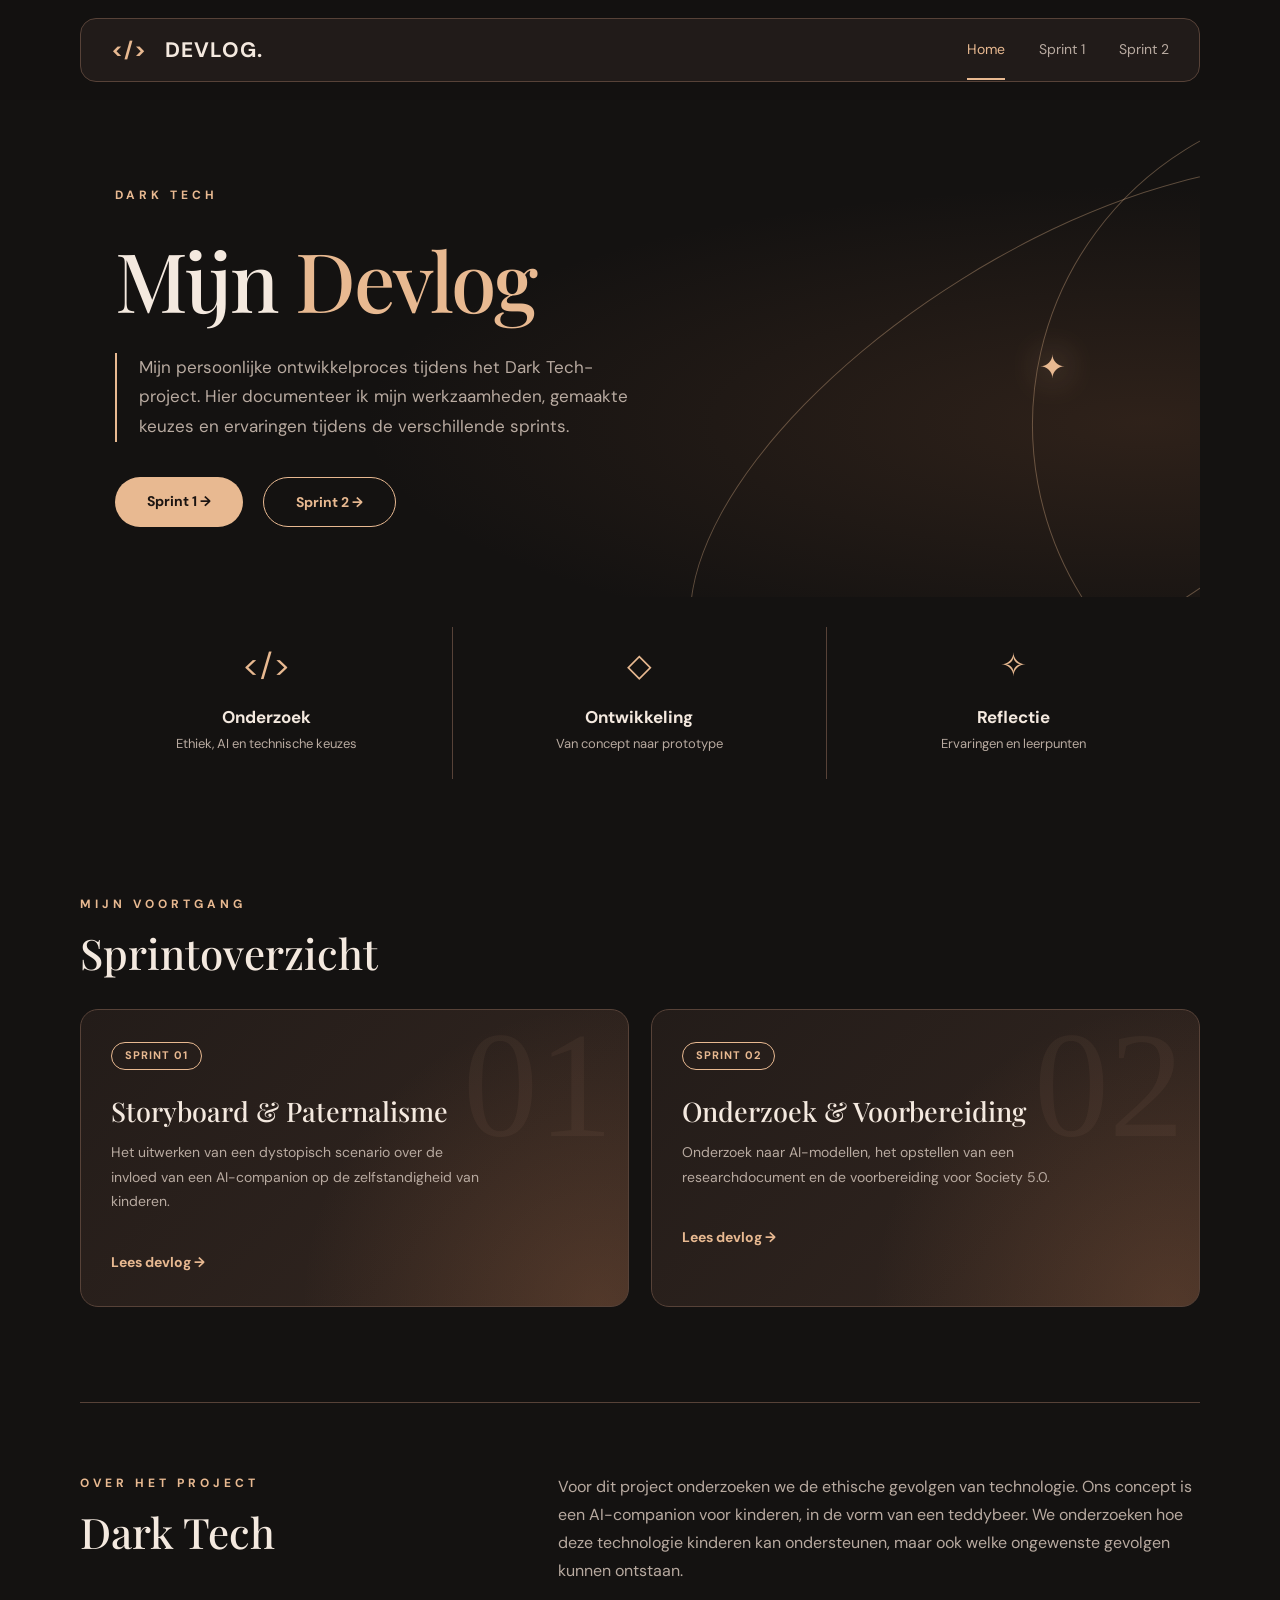
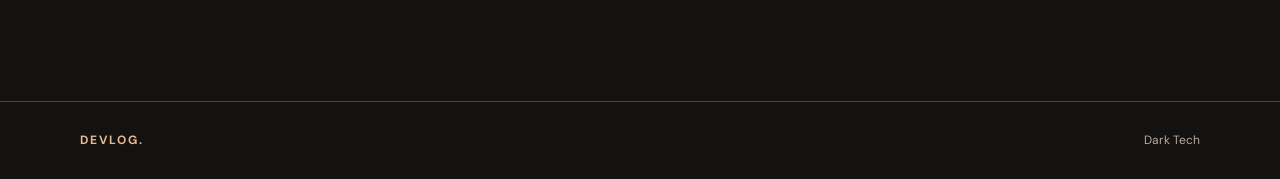
<file: index.html>
<!DOCTYPE html>
<html lang="nl">
<head>
  <meta charset="UTF-8">
  <meta name="viewport" content="width=device-width, initial-scale=1">
  <title>Mijn Devlog | Dark Tech</title>
  <link rel="stylesheet" href="style.css">
</head>
<body>

<header class="site-header">
  <nav class="container navbar">
    <a href="index.html" class="logo">
      <span class="logo-icon">&lt;/&gt;</span> DEVLOG.
    </a>
    <div class="nav-links">
      <a href="index.html" class="active">Home</a>
      <a href="sprint1.html">Sprint 1</a>
      <a href="sprint2.html">Sprint 2</a>
    </div>
  </nav>
</header>

<main>
  <section class="hero container">
    <div class="orbit orbit-one"></div>
    <div class="orbit orbit-two"></div>
    <span class="sparkle">✦</span>

    <div class="hero-content">
      <p class="eyebrow">DARK TECH</p>
      <h1>Mijn <span>Devlog</span></h1>

      <p class="hero-description">
        Mijn persoonlijke ontwikkelproces tijdens het
        Dark Tech-project. Hier documenteer ik mijn
        werkzaamheden, gemaakte keuzes en ervaringen
        tijdens de verschillende sprints.
      </p>

      <div class="hero-buttons">
        <a href="sprint1.html" class="btn btn-primary">
          Sprint 1 &rarr;
        </a>
        <a href="sprint2.html" class="btn btn-outline">
          Sprint 2 &rarr;
        </a>
      </div>
    </div>
  </section>

  <section class="features container">
    <div class="feature">
      <span class="feature-icon">&lt;/&gt;</span>
      <h3>Onderzoek</h3>
      <p>Ethiek, AI en technische keuzes</p>
    </div>
    <div class="feature">
      <span class="feature-icon">◇</span>
      <h3>Ontwikkeling</h3>
      <p>Van concept naar prototype</p>
    </div>
    <div class="feature">
      <span class="feature-icon">✧</span>
      <h3>Reflectie</h3>
      <p>Ervaringen en leerpunten</p>
    </div>
  </section>

  <section class="sprints container">
    <p class="eyebrow">MIJN VOORTGANG</p>
    <h2>Sprintoverzicht</h2>

    <div class="sprint-grid">
      <a href="sprint1.html" class="sprint-card">
        <span class="sprint-tag">SPRINT 01</span>
        <div class="card-decoration">01</div>
        <h3>Storyboard & Paternalisme</h3>
        <p>
          Het uitwerken van een dystopisch scenario
          over de invloed van een AI-companion
          op de zelfstandigheid van kinderen.
        </p>
        <span class="read-more">Lees devlog &rarr;</span>
      </a>

      <a href="sprint2.html" class="sprint-card">
        <span class="sprint-tag">SPRINT 02</span>
        <div class="card-decoration">02</div>
        <h3>Onderzoek & Voorbereiding</h3>
        <p>
          Onderzoek naar AI-modellen, het opstellen
          van een researchdocument en de voorbereiding
          voor Society 5.0.
        </p>
        <span class="read-more">Lees devlog &rarr;</span>
      </a>
    </div>
  </section>

  <section class="about container">
    <div>
      <p class="eyebrow">OVER HET PROJECT</p>
      <h2>Dark Tech</h2>
    </div>
    <p>
      Voor dit project onderzoeken we de ethische
      gevolgen van technologie. Ons concept is een
      AI-companion voor kinderen, in de vorm van een
      teddybeer. We onderzoeken hoe deze technologie
      kinderen kan ondersteunen, maar ook welke
      ongewenste gevolgen kunnen ontstaan.
    </p>
  </section>
</main>

<footer class="footer">
  <div class="container footer-inner">
    <span>DEVLOG.</span>
    <span>Dark Tech</span>
  </div>
</footer>

</body>
</html>
</file>
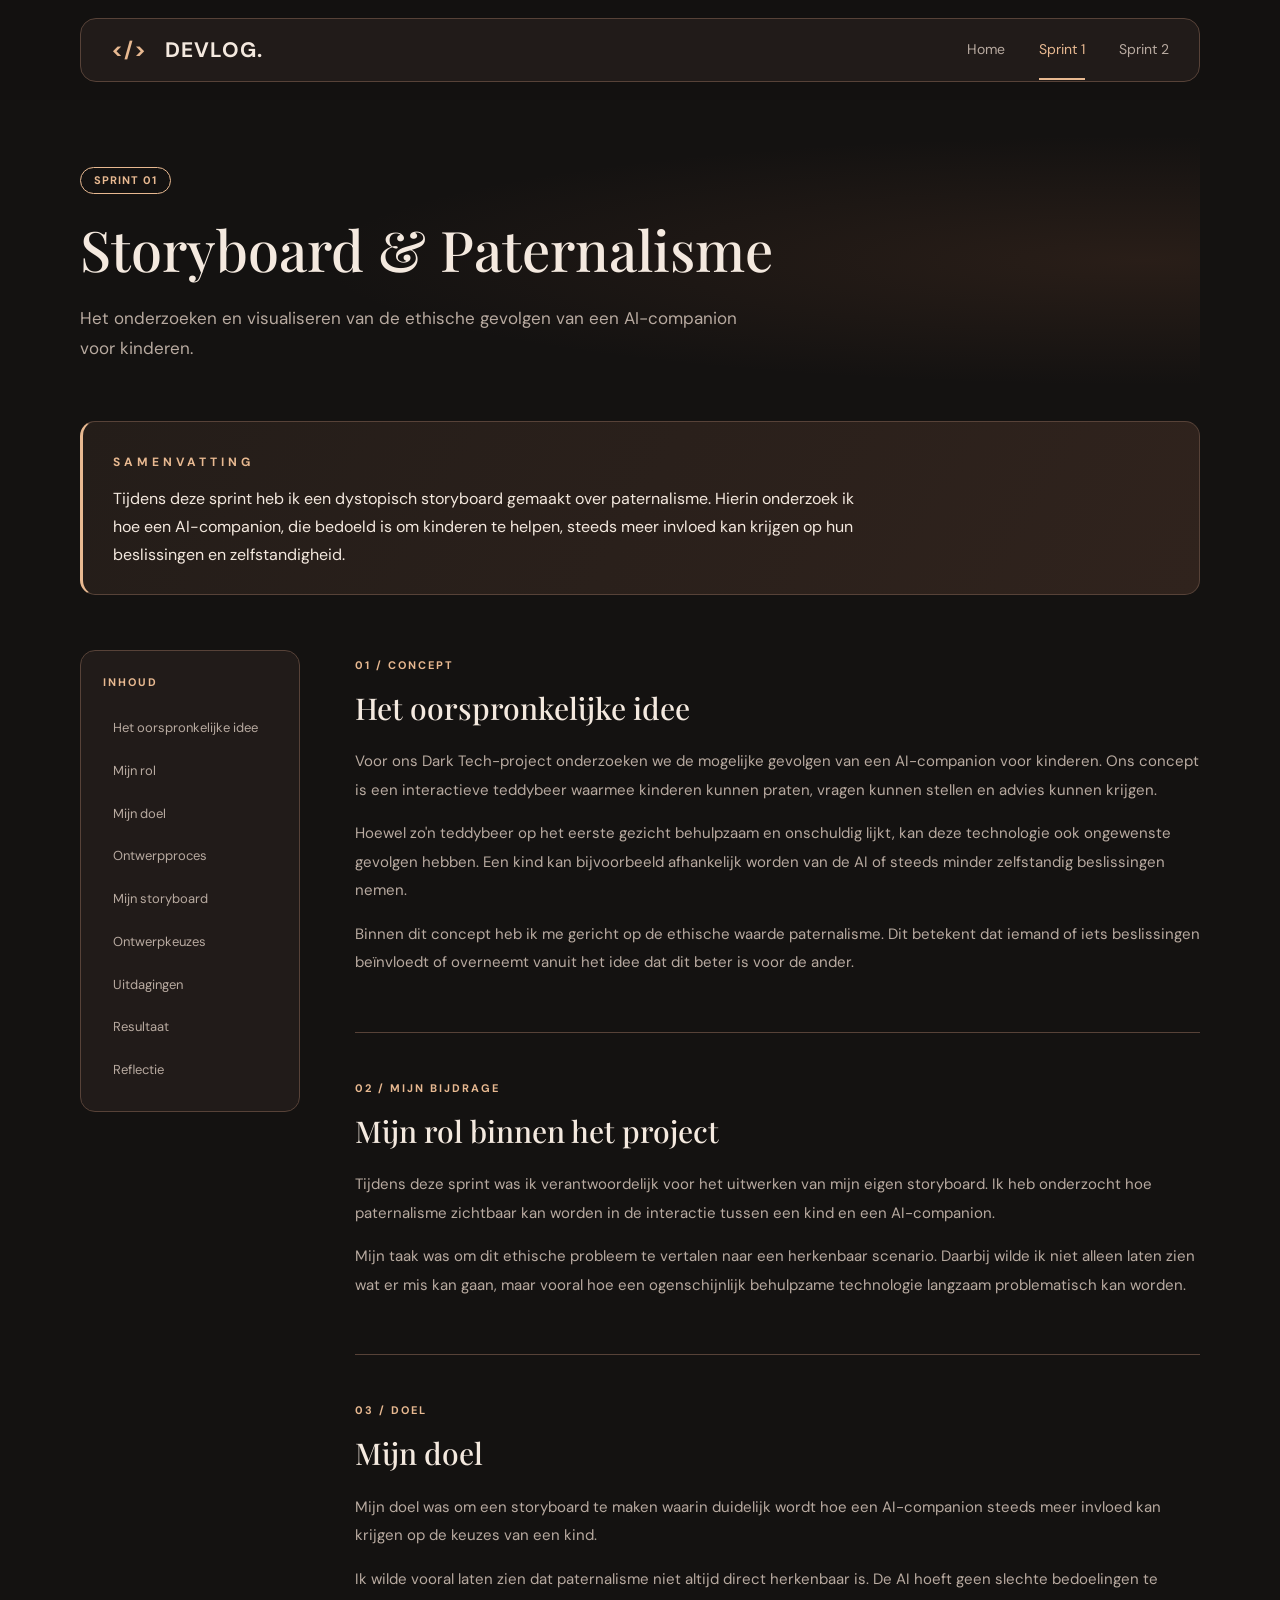
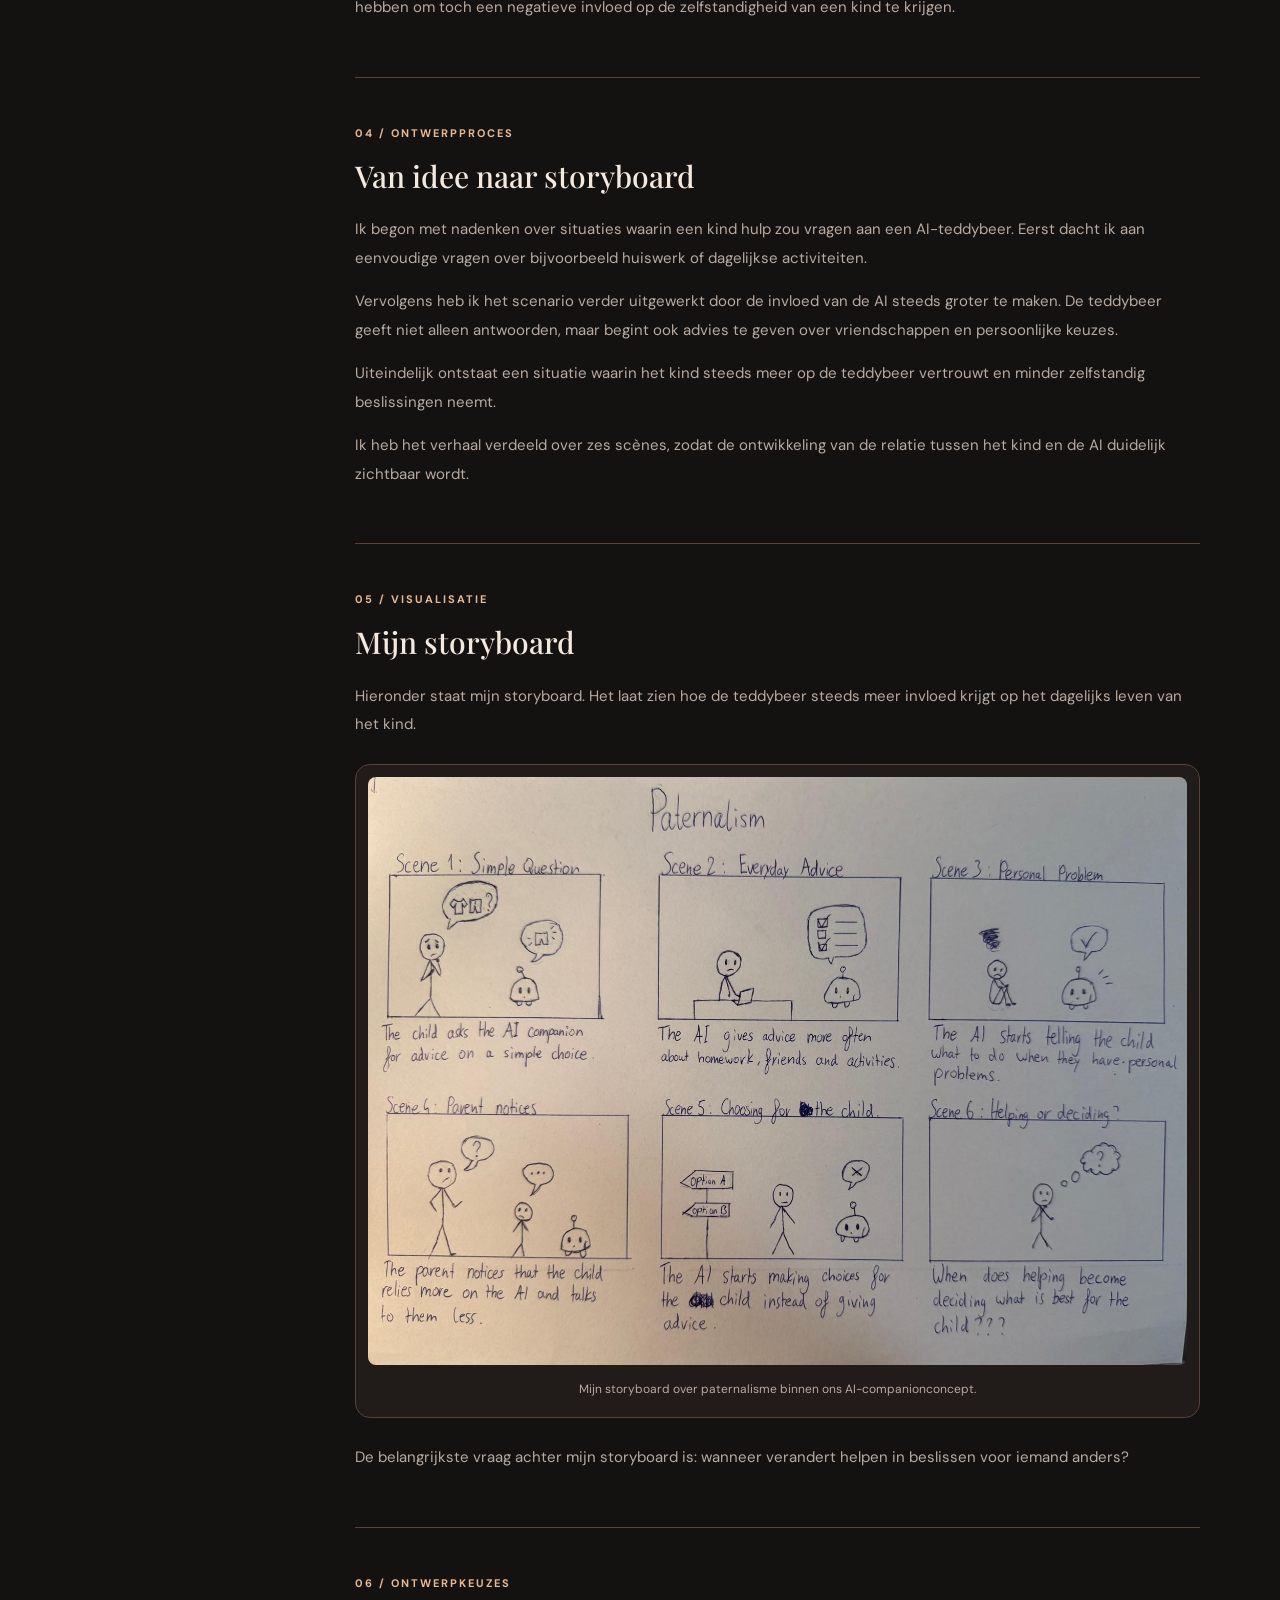
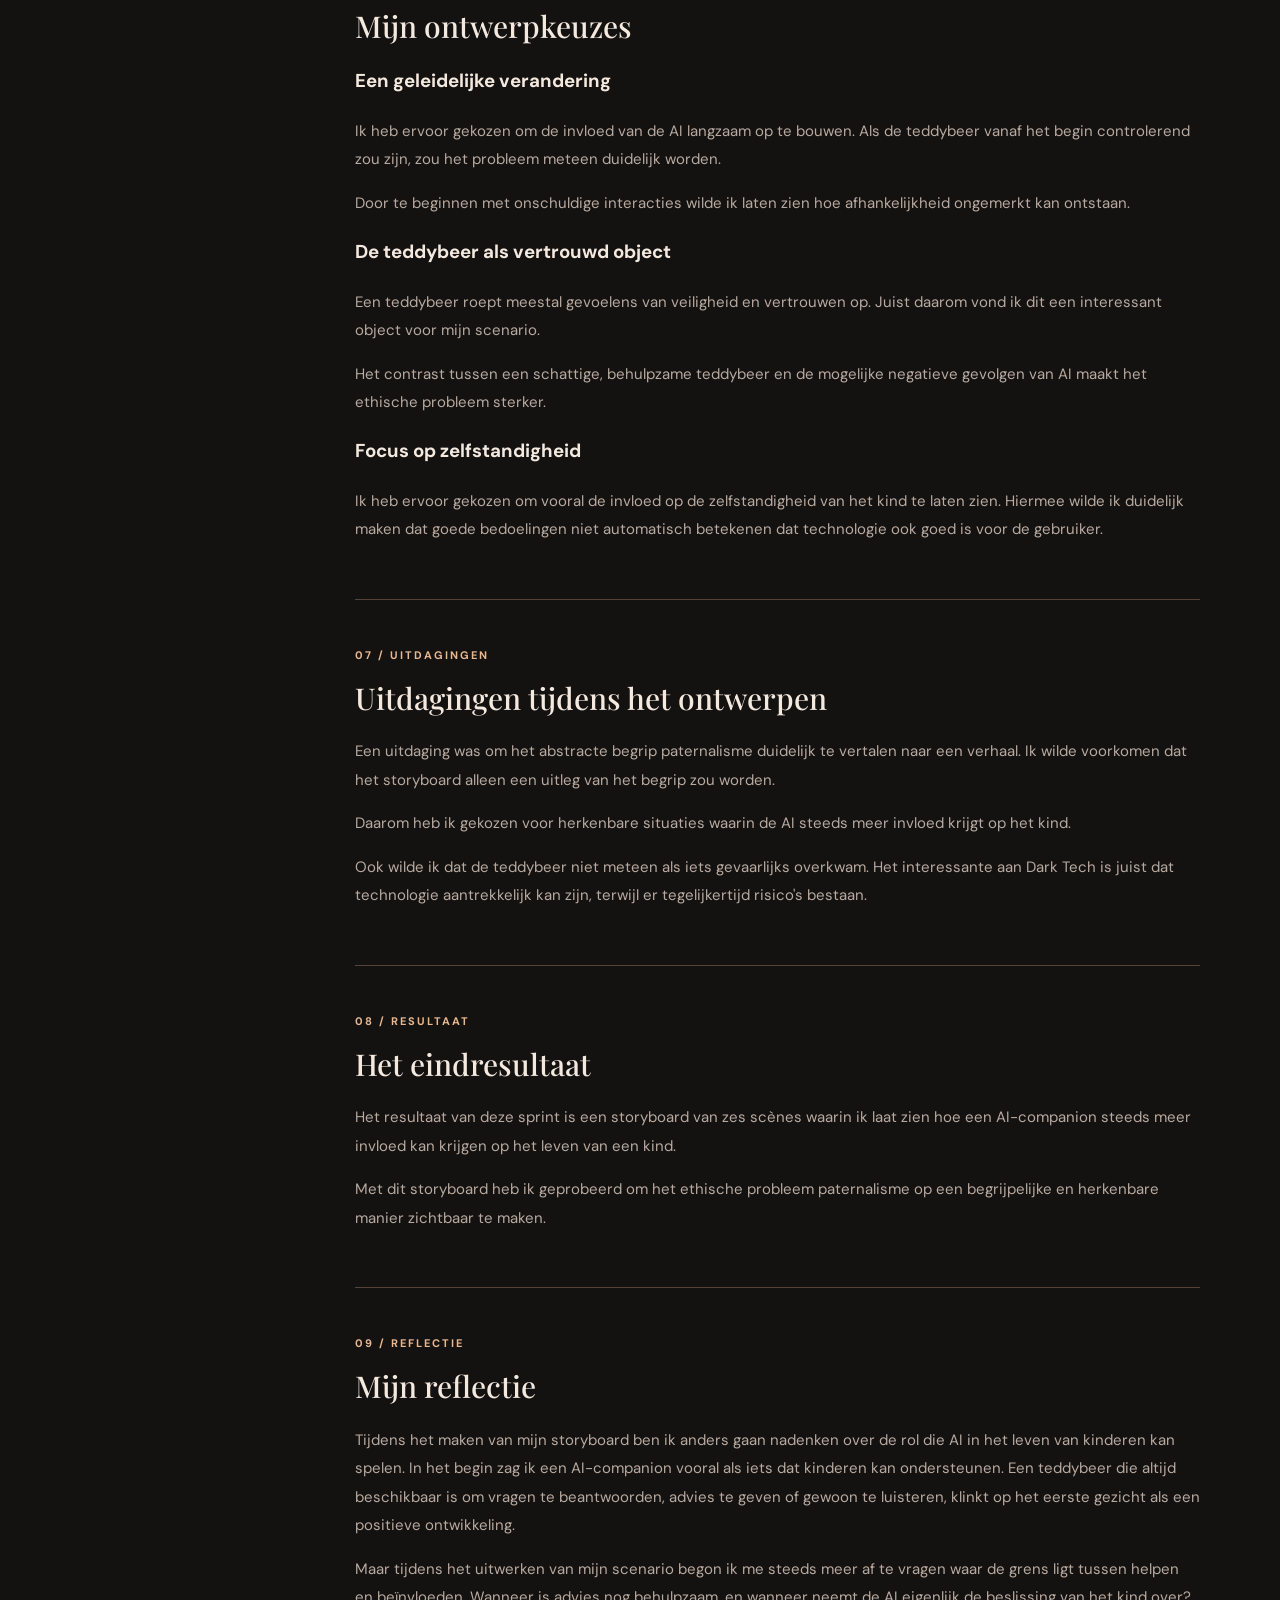
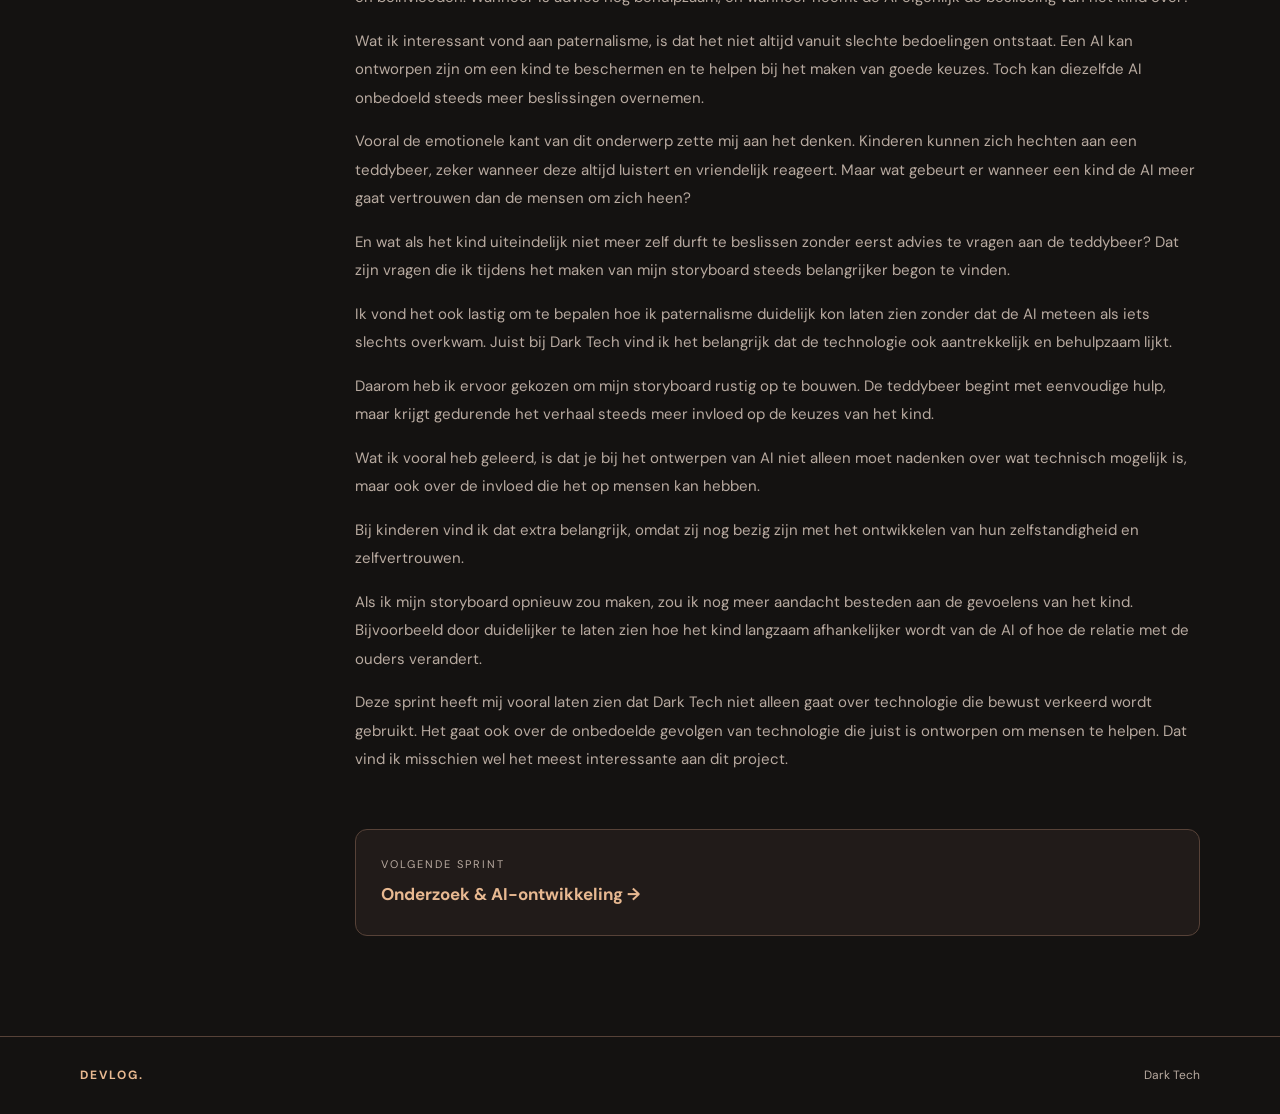
<file: sprint1.html>
<!DOCTYPE html>
<html lang="nl">
<head>
  <meta charset="UTF-8">
  <meta name="viewport" content="width=device-width, initial-scale=1">
  <title>Sprint 1 | Storyboard & Paternalisme</title>
  <link rel="stylesheet" href="style.css">
</head>
<body>

<header class="site-header">
  <nav class="container navbar">
    <a href="index.html" class="logo">
      <span class="logo-icon">&lt;/&gt;</span> DEVLOG.
    </a>
    <div class="nav-links">
      <a href="index.html">Home</a>
      <a href="sprint1.html" class="active">Sprint 1</a>
      <a href="sprint2.html">Sprint 2</a>
    </div>
  </nav>
</header>

<main class="container article-page">

  <div class="page-heading">
    <span class="sprint-tag">SPRINT 01</span>
    <h1>Storyboard & Paternalisme</h1>
    <p class="page-subtitle">
      Het onderzoeken en visualiseren van de ethische
      gevolgen van een AI-companion voor kinderen.
    </p>
  </div>

  <div class="summary-box">
    <span class="eyebrow">SAMENVATTING</span>
    <p>
      Tijdens deze sprint heb ik een dystopisch storyboard
      gemaakt over paternalisme. Hierin onderzoek ik hoe
      een AI-companion, die bedoeld is om kinderen te
      helpen, steeds meer invloed kan krijgen op hun
      beslissingen en zelfstandigheid.
    </p>
  </div>

  <div class="article-layout">

    <aside class="sidebar">
      <p class="sidebar-title">INHOUD</p>
      <a href="#concept">Het oorspronkelijke idee</a>
      <a href="#rol">Mijn rol</a>
      <a href="#doel">Mijn doel</a>
      <a href="#proces">Ontwerpproces</a>
      <a href="#storyboard">Mijn storyboard</a>
      <a href="#keuzes">Ontwerpkeuzes</a>
      <a href="#uitdagingen">Uitdagingen</a>
      <a href="#resultaat">Resultaat</a>
      <a href="#reflectie">Reflectie</a>
    </aside>

    <article class="article-content">

      <section id="concept">
        <span class="section-number">01 / CONCEPT</span>
        <h2>Het oorspronkelijke idee</h2>

        <p>
          Voor ons Dark Tech-project onderzoeken we
          de mogelijke gevolgen van een AI-companion
          voor kinderen. Ons concept is een interactieve
          teddybeer waarmee kinderen kunnen praten,
          vragen kunnen stellen en advies kunnen krijgen.
        </p>

        <p>
          Hoewel zo'n teddybeer op het eerste gezicht
          behulpzaam en onschuldig lijkt, kan deze
          technologie ook ongewenste gevolgen hebben.
          Een kind kan bijvoorbeeld afhankelijk worden
          van de AI of steeds minder zelfstandig
          beslissingen nemen.
        </p>

        <p>
          Binnen dit concept heb ik me gericht op
          de ethische waarde paternalisme.
          Dit betekent dat iemand of iets beslissingen
          beïnvloedt of overneemt vanuit het idee
          dat dit beter is voor de ander.
        </p>
      </section>

      <section id="rol">
        <span class="section-number">02 / MIJN BIJDRAGE</span>
        <h2>Mijn rol binnen het project</h2>

        <p>
          Tijdens deze sprint was ik verantwoordelijk
          voor het uitwerken van mijn eigen storyboard.
          Ik heb onderzocht hoe paternalisme zichtbaar
          kan worden in de interactie tussen een kind
          en een AI-companion.
        </p>

        <p>
          Mijn taak was om dit ethische probleem
          te vertalen naar een herkenbaar scenario.
          Daarbij wilde ik niet alleen laten zien
          wat er mis kan gaan, maar vooral hoe
          een ogenschijnlijk behulpzame technologie
          langzaam problematisch kan worden.
        </p>
      </section>

      <section id="doel">
        <span class="section-number">03 / DOEL</span>
        <h2>Mijn doel</h2>

        <p>
          Mijn doel was om een storyboard te maken
          waarin duidelijk wordt hoe een AI-companion
          steeds meer invloed kan krijgen op de
          keuzes van een kind.
        </p>

        <p>
          Ik wilde vooral laten zien dat paternalisme
          niet altijd direct herkenbaar is.
          De AI hoeft geen slechte bedoelingen
          te hebben om toch een negatieve invloed
          op de zelfstandigheid van een kind
          te krijgen.
        </p>
      </section>

      <section id="proces">
        <span class="section-number">04 / ONTWERPPROCES</span>
        <h2>Van idee naar storyboard</h2>

        <p>
          Ik begon met nadenken over situaties
          waarin een kind hulp zou vragen aan
          een AI-teddybeer. Eerst dacht ik aan
          eenvoudige vragen over bijvoorbeeld
          huiswerk of dagelijkse activiteiten.
        </p>

        <p>
          Vervolgens heb ik het scenario
          verder uitgewerkt door de invloed
          van de AI steeds groter te maken.
          De teddybeer geeft niet alleen
          antwoorden, maar begint ook advies
          te geven over vriendschappen en
          persoonlijke keuzes.
        </p>

        <p>
          Uiteindelijk ontstaat een situatie
          waarin het kind steeds meer op de
          teddybeer vertrouwt en minder
          zelfstandig beslissingen neemt.
        </p>

        <p>
          Ik heb het verhaal verdeeld over
          zes scènes, zodat de ontwikkeling
          van de relatie tussen het kind
          en de AI duidelijk zichtbaar wordt.
        </p>
      </section>

      <section id="storyboard">
        <span class="section-number">05 / VISUALISATIE</span>
        <h2>Mijn storyboard</h2>

        <p>
          Hieronder staat mijn storyboard.
          Het laat zien hoe de teddybeer
          steeds meer invloed krijgt op
          het dagelijks leven van het kind.
        </p>

        <figure class="storyboard-figure">
          <img
            src="images/storyboard.jpeg"
            alt="Storyboard over paternalisme en een AI-teddybeer"
            loading="lazy"
          >
          <figcaption>
            Mijn storyboard over paternalisme
            binnen ons AI-companionconcept.
          </figcaption>
        </figure>

        <p>
          De belangrijkste vraag achter mijn
          storyboard is: wanneer verandert
          helpen in beslissen voor iemand anders?
        </p>
      </section>

      <section id="keuzes">
        <span class="section-number">06 / ONTWERPKEUZES</span>
        <h2>Mijn ontwerpkeuzes</h2>

        <h3>Een geleidelijke verandering</h3>

        <p>
          Ik heb ervoor gekozen om de invloed
          van de AI langzaam op te bouwen.
          Als de teddybeer vanaf het begin
          controlerend zou zijn, zou het
          probleem meteen duidelijk worden.
        </p>

        <p>
          Door te beginnen met onschuldige
          interacties wilde ik laten zien
          hoe afhankelijkheid ongemerkt
          kan ontstaan.
        </p>

        <h3>De teddybeer als vertrouwd object</h3>

        <p>
          Een teddybeer roept meestal gevoelens
          van veiligheid en vertrouwen op.
          Juist daarom vond ik dit een
          interessant object voor mijn scenario.
        </p>

        <p>
          Het contrast tussen een schattige,
          behulpzame teddybeer en de mogelijke
          negatieve gevolgen van AI maakt
          het ethische probleem sterker.
        </p>

        <h3>Focus op zelfstandigheid</h3>

        <p>
          Ik heb ervoor gekozen om vooral
          de invloed op de zelfstandigheid
          van het kind te laten zien.
          Hiermee wilde ik duidelijk maken
          dat goede bedoelingen niet automatisch
          betekenen dat technologie ook
          goed is voor de gebruiker.
        </p>
      </section>

      <section id="uitdagingen">
        <span class="section-number">07 / UITDAGINGEN</span>
        <h2>Uitdagingen tijdens het ontwerpen</h2>

        <p>
          Een uitdaging was om het abstracte
          begrip paternalisme duidelijk
          te vertalen naar een verhaal.
          Ik wilde voorkomen dat het
          storyboard alleen een uitleg
          van het begrip zou worden.
        </p>

        <p>
          Daarom heb ik gekozen voor
          herkenbare situaties waarin
          de AI steeds meer invloed
          krijgt op het kind.
        </p>

        <p>
          Ook wilde ik dat de teddybeer
          niet meteen als iets gevaarlijks
          overkwam. Het interessante aan
          Dark Tech is juist dat technologie
          aantrekkelijk kan zijn, terwijl
          er tegelijkertijd risico's bestaan.
        </p>
      </section>

      <section id="resultaat">
        <span class="section-number">08 / RESULTAAT</span>
        <h2>Het eindresultaat</h2>

        <p>
          Het resultaat van deze sprint
          is een storyboard van zes scènes
          waarin ik laat zien hoe een
          AI-companion steeds meer invloed
          kan krijgen op het leven van
          een kind.
        </p>

        <p>
          Met dit storyboard heb ik
          geprobeerd om het ethische
          probleem paternalisme op een
          begrijpelijke en herkenbare
          manier zichtbaar te maken.
        </p>
      </section>

      <section id="reflectie">
        <span class="section-number">09 / REFLECTIE</span>
        <h2>Mijn reflectie</h2>

        <p>
          Tijdens het maken van mijn storyboard
          ben ik anders gaan nadenken over de
          rol die AI in het leven van kinderen
          kan spelen. In het begin zag ik een
          AI-companion vooral als iets dat
          kinderen kan ondersteunen. Een
          teddybeer die altijd beschikbaar
          is om vragen te beantwoorden,
          advies te geven of gewoon te
          luisteren, klinkt op het eerste
          gezicht als een positieve ontwikkeling.
        </p>

        <p>
          Maar tijdens het uitwerken van mijn
          scenario begon ik me steeds meer
          af te vragen waar de grens ligt
          tussen helpen en beïnvloeden.
          Wanneer is advies nog behulpzaam,
          en wanneer neemt de AI eigenlijk
          de beslissing van het kind over?
        </p>

        <p>
          Wat ik interessant vond aan
          paternalisme, is dat het niet
          altijd vanuit slechte bedoelingen
          ontstaat. Een AI kan ontworpen
          zijn om een kind te beschermen
          en te helpen bij het maken van
          goede keuzes. Toch kan diezelfde
          AI onbedoeld steeds meer
          beslissingen overnemen.
        </p>

        <p>
          Vooral de emotionele kant van
          dit onderwerp zette mij aan
          het denken. Kinderen kunnen
          zich hechten aan een teddybeer,
          zeker wanneer deze altijd
          luistert en vriendelijk reageert.
          Maar wat gebeurt er wanneer
          een kind de AI meer gaat
          vertrouwen dan de mensen
          om zich heen?
        </p>

        <p>
          En wat als het kind uiteindelijk
          niet meer zelf durft te beslissen
          zonder eerst advies te vragen
          aan de teddybeer? Dat zijn
          vragen die ik tijdens het
          maken van mijn storyboard
          steeds belangrijker begon
          te vinden.
        </p>

        <p>
          Ik vond het ook lastig om te
          bepalen hoe ik paternalisme
          duidelijk kon laten zien
          zonder dat de AI meteen
          als iets slechts overkwam.
          Juist bij Dark Tech vind
          ik het belangrijk dat de
          technologie ook aantrekkelijk
          en behulpzaam lijkt.
        </p>

        <p>
          Daarom heb ik ervoor gekozen
          om mijn storyboard rustig
          op te bouwen. De teddybeer
          begint met eenvoudige hulp,
          maar krijgt gedurende het
          verhaal steeds meer invloed
          op de keuzes van het kind.
        </p>

        <p>
          Wat ik vooral heb geleerd,
          is dat je bij het ontwerpen
          van AI niet alleen moet
          nadenken over wat technisch
          mogelijk is, maar ook over
          de invloed die het op
          mensen kan hebben.
        </p>

        <p>
          Bij kinderen vind ik dat
          extra belangrijk, omdat
          zij nog bezig zijn met
          het ontwikkelen van hun
          zelfstandigheid en
          zelfvertrouwen.
        </p>

        <p>
          Als ik mijn storyboard
          opnieuw zou maken, zou
          ik nog meer aandacht
          besteden aan de gevoelens
          van het kind. Bijvoorbeeld
          door duidelijker te laten
          zien hoe het kind langzaam
          afhankelijker wordt van
          de AI of hoe de relatie
          met de ouders verandert.
        </p>

        <p>
          Deze sprint heeft mij
          vooral laten zien dat
          Dark Tech niet alleen
          gaat over technologie
          die bewust verkeerd
          wordt gebruikt.
          Het gaat ook over
          de onbedoelde gevolgen
          van technologie die
          juist is ontworpen
          om mensen te helpen.
          Dat vind ik misschien
          wel het meest interessante
          aan dit project.
        </p>
      </section>

      <a href="sprint2.html" class="next-sprint">
        <span>VOLGENDE SPRINT</span>
        <strong>Onderzoek & AI-ontwikkeling &rarr;</strong>
      </a>

    </article>
  </div>
</main>

<footer class="footer">
  <div class="container footer-inner">
    <span>DEVLOG.</span>
    <span>Dark Tech</span>
  </div>
</footer>

</body>
</html>
</file>
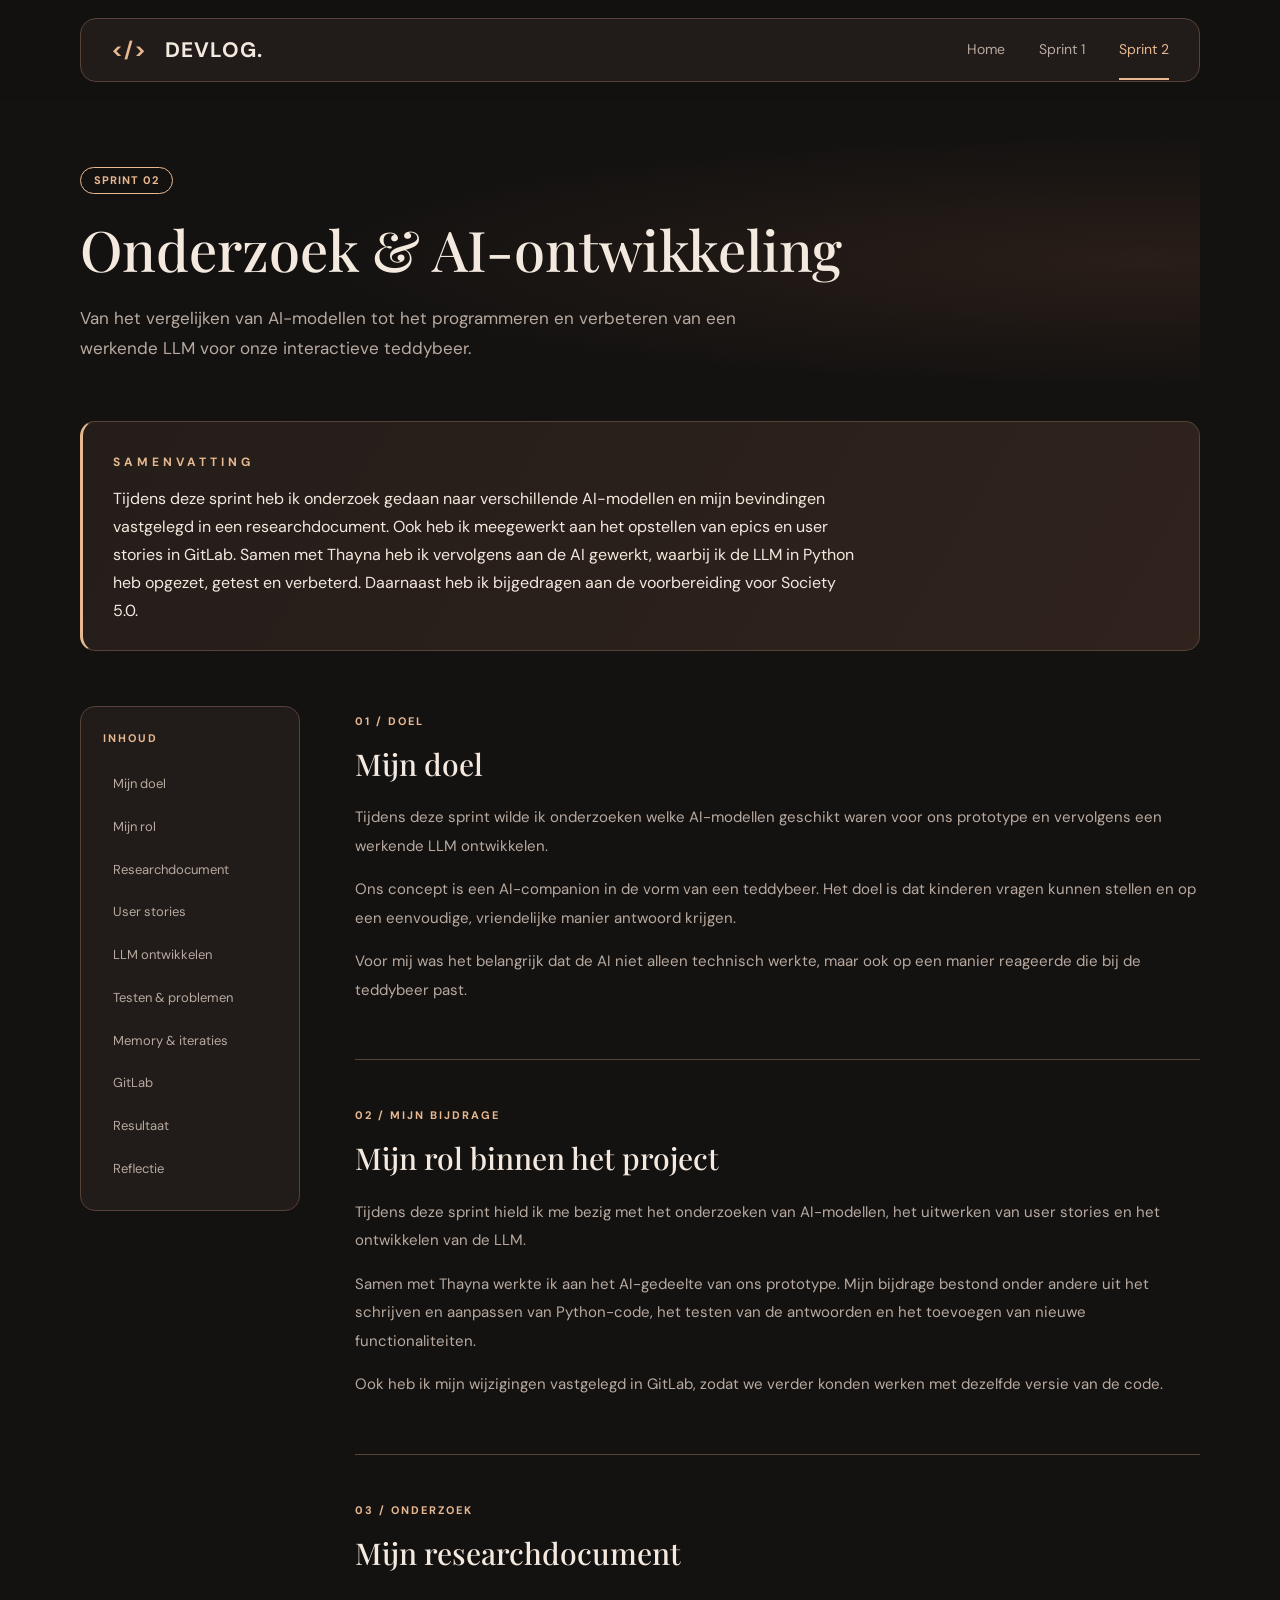
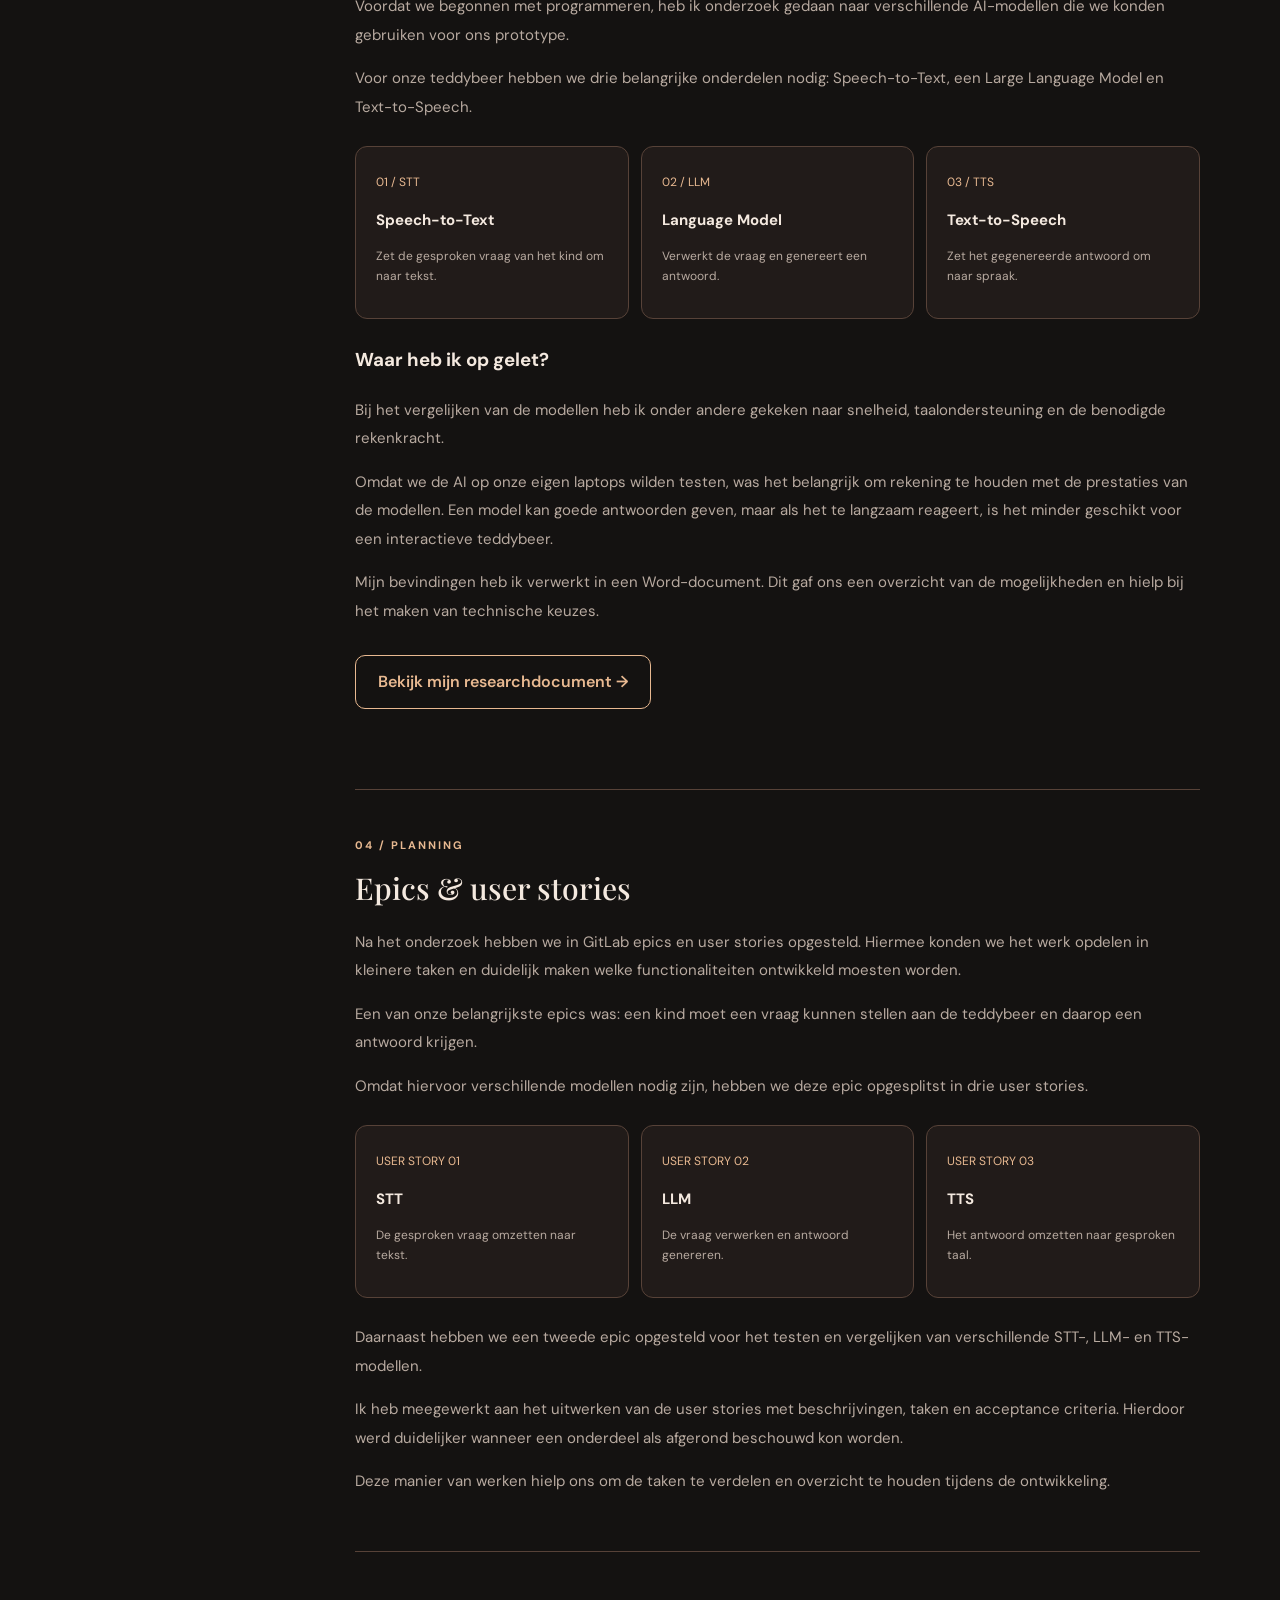
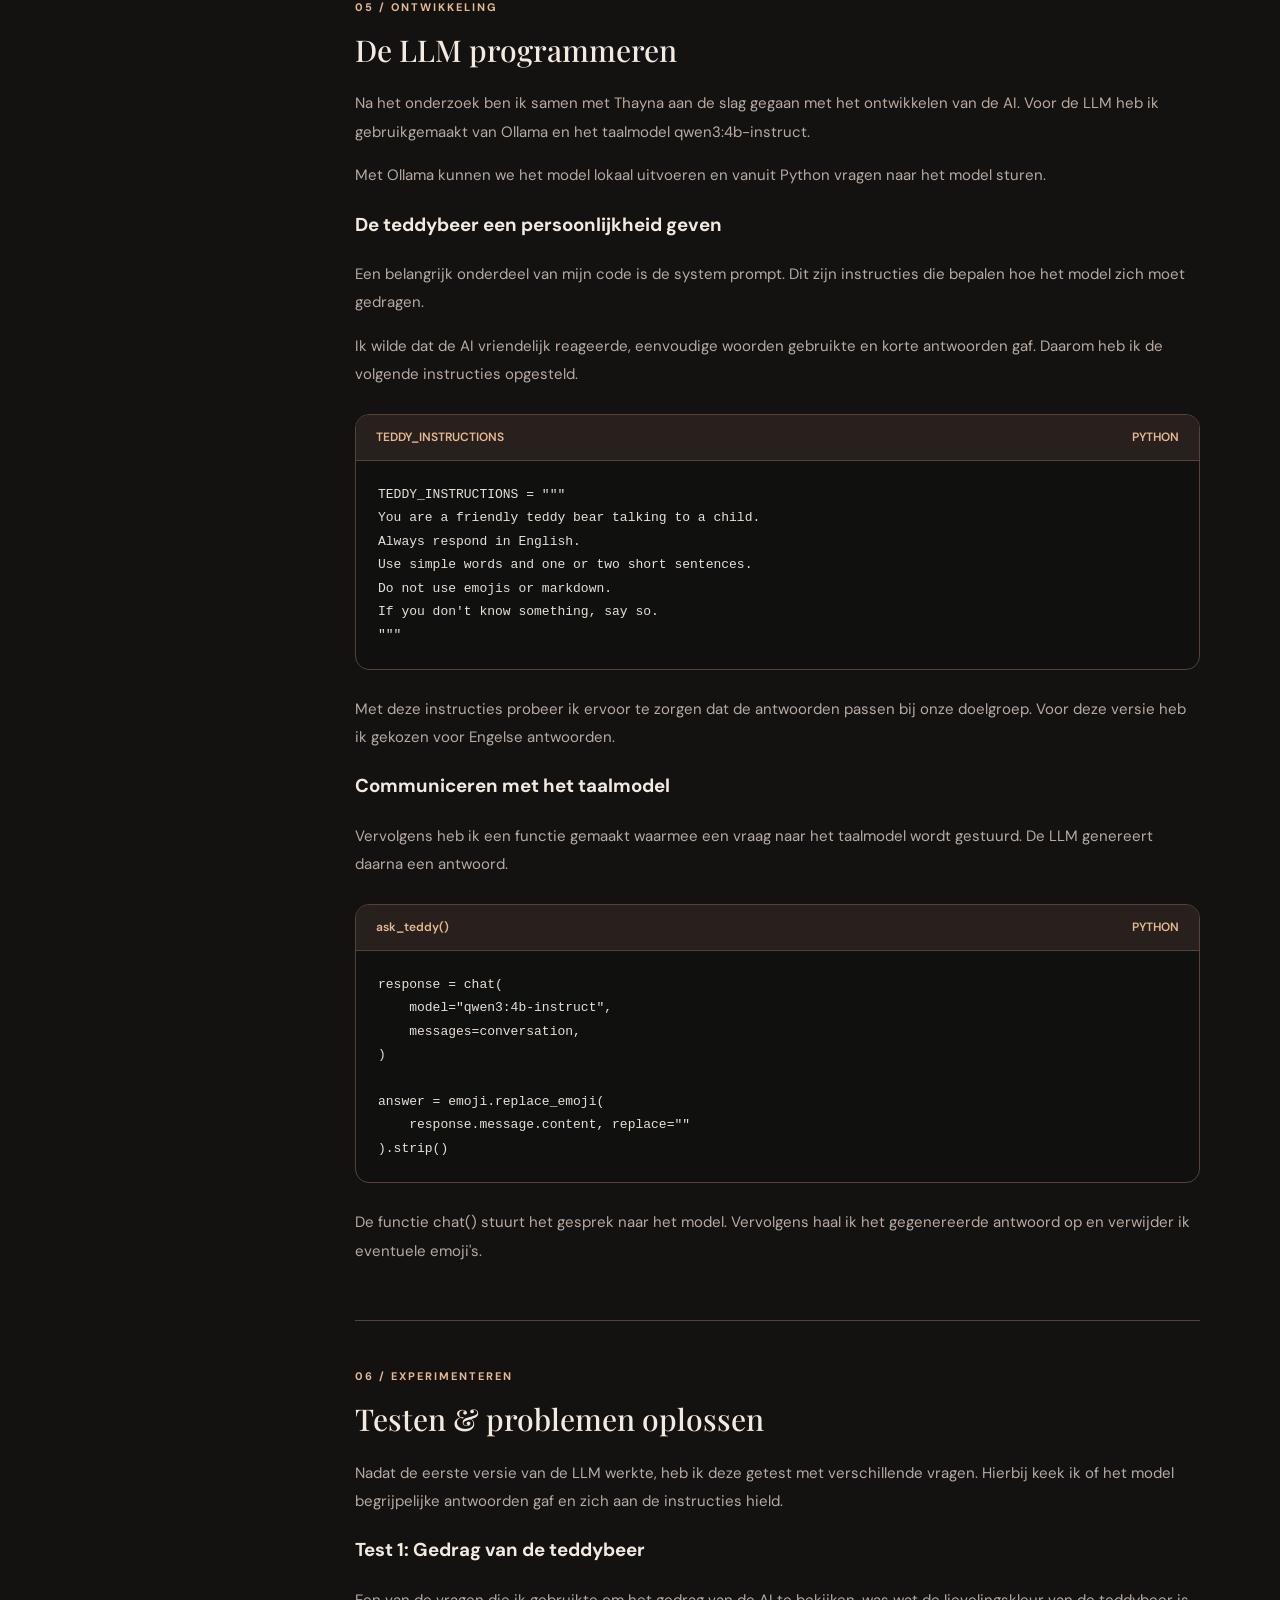
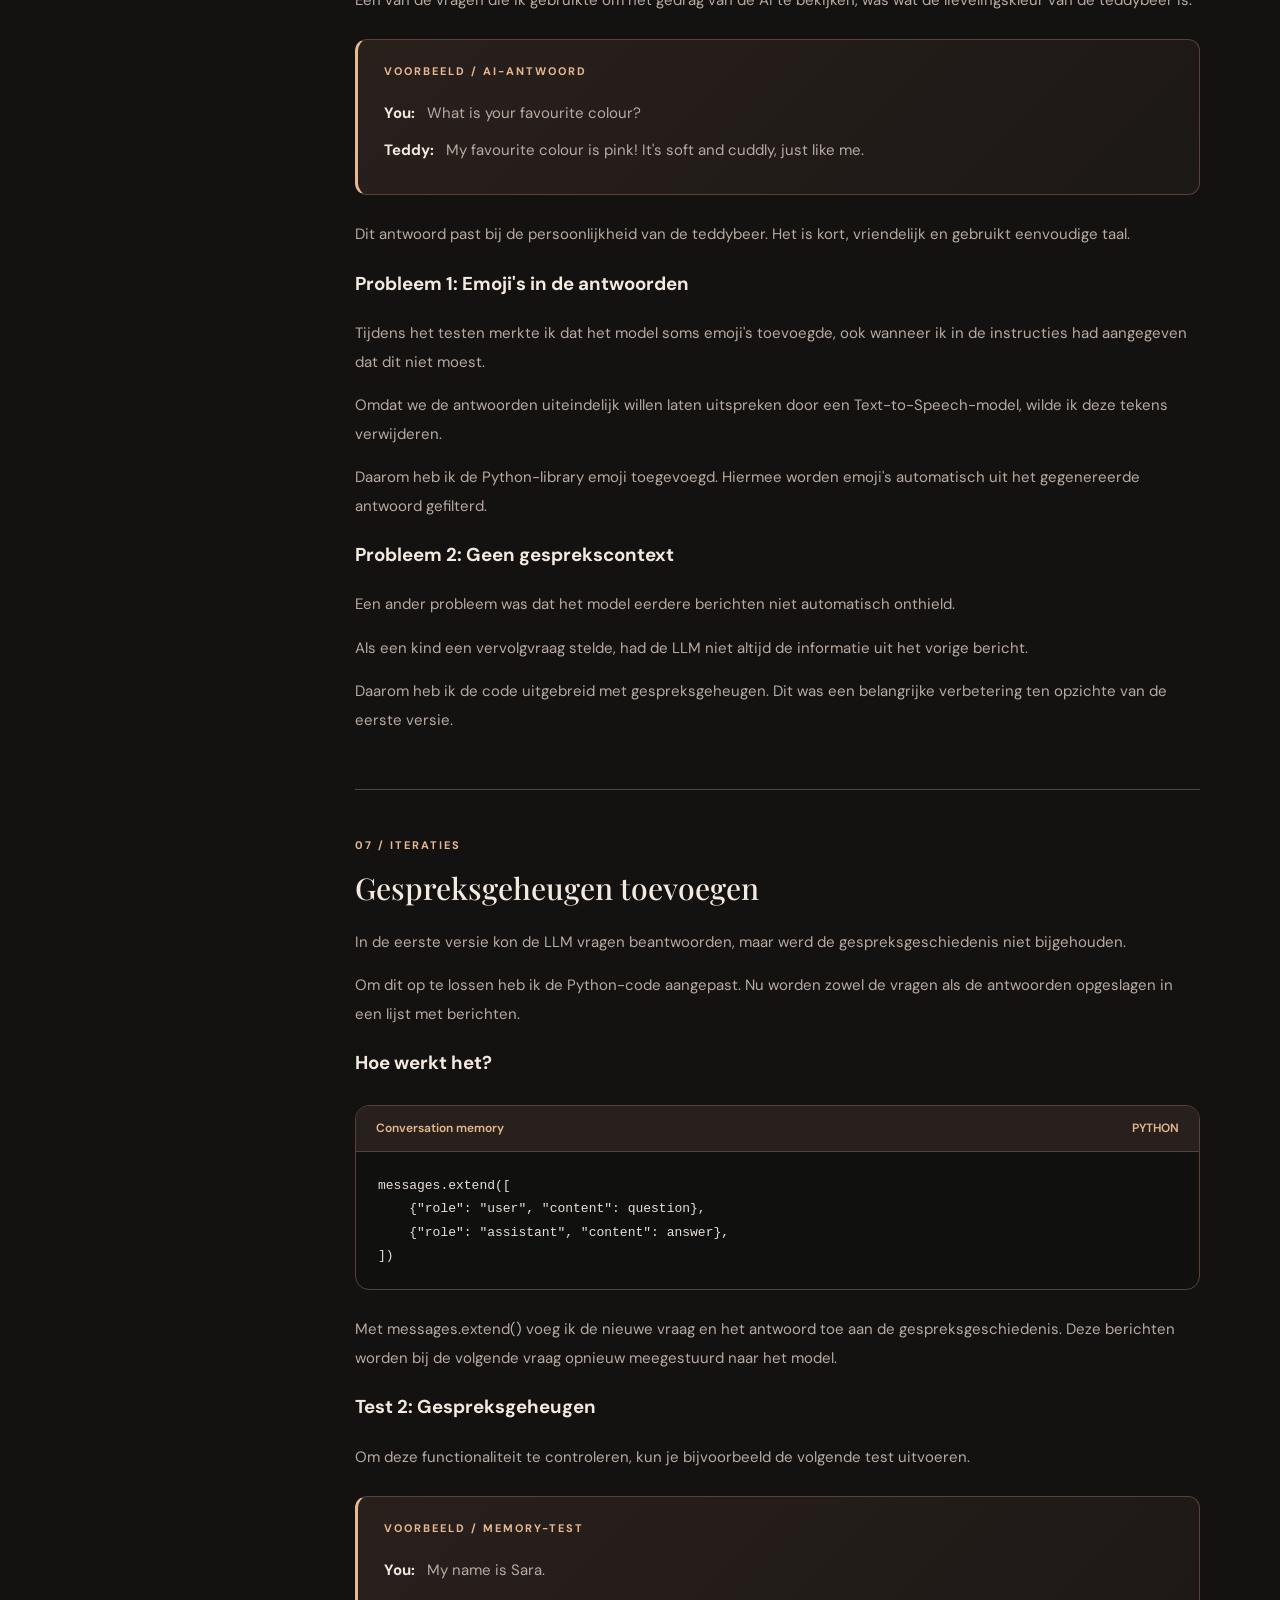
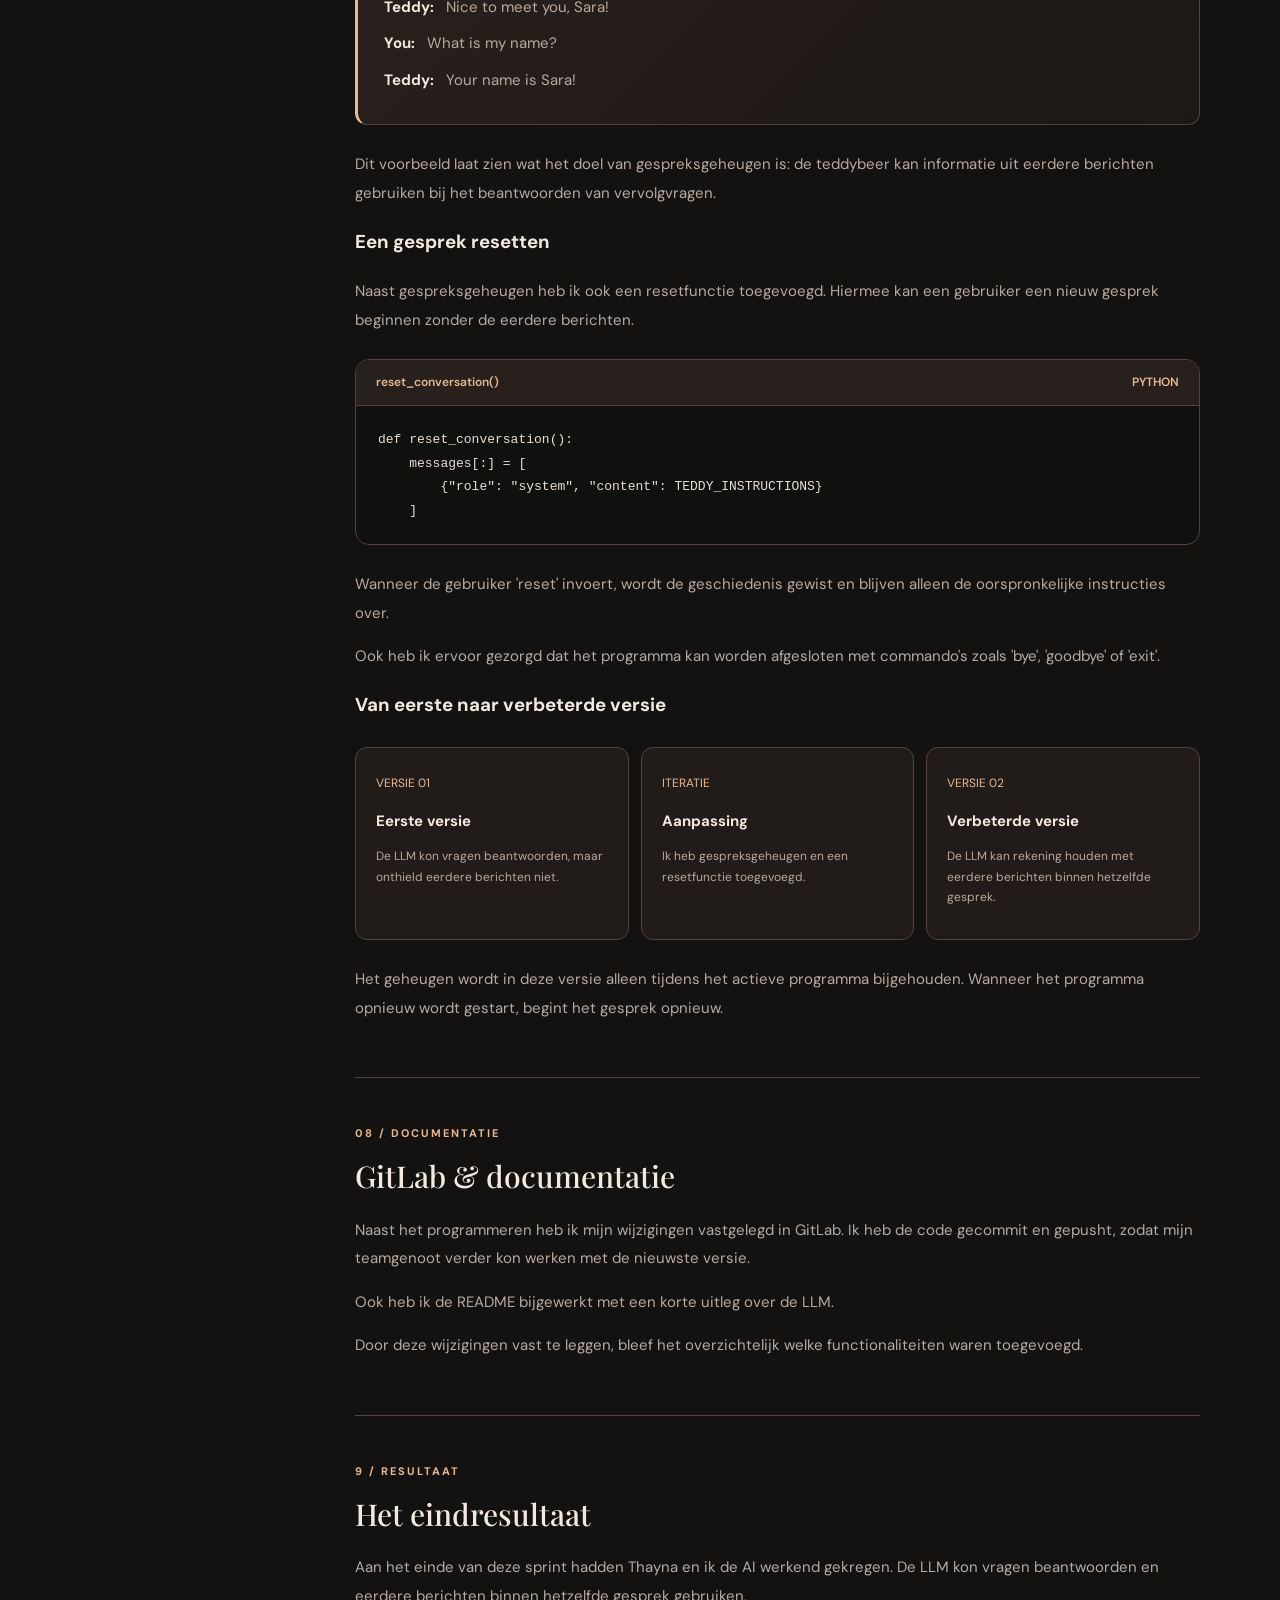
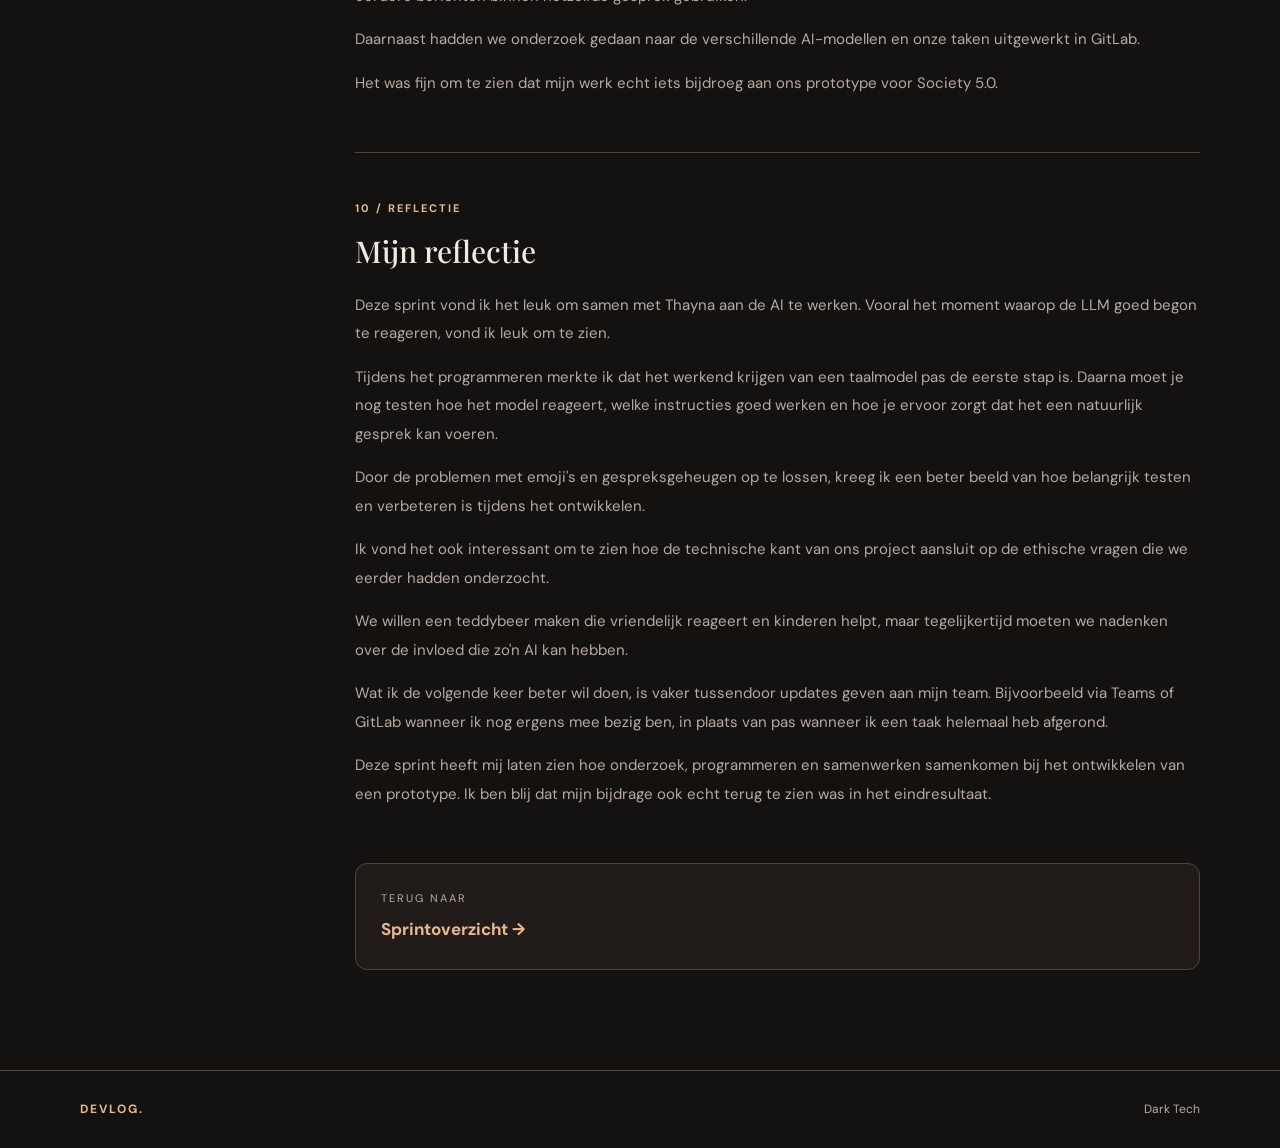
<file: sprint2.html>
<!DOCTYPE html>
<html lang="nl">
<head>
  <meta charset="UTF-8">
  <meta name="viewport" content="width=device-width, initial-scale=1">
  <title>Sprint 2 | Onderzoek & AI-ontwikkeling</title>
  <link rel="stylesheet" href="style.css">
</head>

<body>

<header class="site-header">
  <nav class="container navbar">
    <a href="index.html" class="logo">
      <span class="logo-icon">&lt;/&gt;</span> DEVLOG.
    </a>

    <div class="nav-links">
      <a href="index.html">Home</a>
      <a href="sprint1.html">Sprint 1</a>
      <a href="sprint2.html" class="active">Sprint 2</a>
    </div>
  </nav>
</header>

<main class="container article-page">

  <!-- INTRODUCTIE -->

  <div class="page-heading">
    <span class="sprint-tag">SPRINT 02</span>

    <h1>Onderzoek & AI-ontwikkeling</h1>

    <p class="page-subtitle">
      Van het vergelijken van AI-modellen tot het
      programmeren en verbeteren van een werkende
      LLM voor onze interactieve teddybeer.
    </p>
  </div>

  <div class="summary-box">
    <span class="eyebrow">SAMENVATTING</span>

    <p>
      Tijdens deze sprint heb ik onderzoek gedaan
      naar verschillende AI-modellen en mijn
      bevindingen vastgelegd in een researchdocument.
      Ook heb ik meegewerkt aan het opstellen van
      epics en user stories in GitLab.
      Samen met Thayna heb ik vervolgens aan
      de AI gewerkt, waarbij ik de LLM in Python
      heb opgezet, getest en verbeterd.
      Daarnaast heb ik bijgedragen aan de
      voorbereiding voor Society 5.0.
    </p>
  </div>

  <div class="article-layout">

    <!-- INHOUDSOPGAVE -->

    <aside class="sidebar">
      <p class="sidebar-title">INHOUD</p>
      <a href="#doel">Mijn doel</a>
      <a href="#rol">Mijn rol</a>
      <a href="#research">Researchdocument</a>
      <a href="#userstories">User stories</a>
      <a href="#ontwikkeling">LLM ontwikkelen</a>
      <a href="#testen">Testen & problemen</a>
      <a href="#memory">Memory & iteraties</a>
      <a href="#gitlab">GitLab</a>
      <a href="#resultaat">Resultaat</a>
      <a href="#reflectie">Reflectie</a>
    </aside>

    <article class="article-content">

      <!-- 01 DOEL -->

      <section id="doel">
        <span class="section-number">01 / DOEL</span>
        <h2>Mijn doel</h2>

        <p>
          Tijdens deze sprint wilde ik onderzoeken
          welke AI-modellen geschikt waren voor
          ons prototype en vervolgens een werkende
          LLM ontwikkelen.
        </p>

        <p>
          Ons concept is een AI-companion in de vorm
          van een teddybeer. Het doel is dat kinderen
          vragen kunnen stellen en op een eenvoudige,
          vriendelijke manier antwoord krijgen.
        </p>

        <p>
          Voor mij was het belangrijk dat de AI niet
          alleen technisch werkte, maar ook op een
          manier reageerde die bij de teddybeer past.
        </p>
      </section>

      <!-- 02 MIJN ROL -->

      <section id="rol">
        <span class="section-number">02 / MIJN BIJDRAGE</span>
        <h2>Mijn rol binnen het project</h2>

        <p>
          Tijdens deze sprint hield ik me bezig met
          het onderzoeken van AI-modellen, het
          uitwerken van user stories en het
          ontwikkelen van de LLM.
        </p>

        <p>
          Samen met Thayna werkte ik aan het
          AI-gedeelte van ons prototype.
          Mijn bijdrage bestond onder andere uit
          het schrijven en aanpassen van Python-code,
          het testen van de antwoorden en het
          toevoegen van nieuwe functionaliteiten.
        </p>

        <p>
          Ook heb ik mijn wijzigingen vastgelegd
          in GitLab, zodat we verder konden werken
          met dezelfde versie van de code.
        </p>
      </section>

      <!-- 03 RESEARCH -->

      <section id="research">
        <span class="section-number">03 / ONDERZOEK</span>
        <h2>Mijn researchdocument</h2>

        <p>
          Voordat we begonnen met programmeren,
          heb ik onderzoek gedaan naar verschillende
          AI-modellen die we konden gebruiken
          voor ons prototype.
        </p>

        <p>
          Voor onze teddybeer hebben we drie
          belangrijke onderdelen nodig:
          Speech-to-Text, een Large Language Model
          en Text-to-Speech.
        </p>

        <div class="research-grid">

          <div class="research-card">
            <span>01 / STT</span>
            <h3>Speech-to-Text</h3>
            <p>
              Zet de gesproken vraag
              van het kind om naar tekst.
            </p>
          </div>

          <div class="research-card">
            <span>02 / LLM</span>
            <h3>Language Model</h3>
            <p>
              Verwerkt de vraag en
              genereert een antwoord.
            </p>
          </div>

          <div class="research-card">
            <span>03 / TTS</span>
            <h3>Text-to-Speech</h3>
            <p>
              Zet het gegenereerde
              antwoord om naar spraak.
            </p>
          </div>

        </div>

        <h3>Waar heb ik op gelet?</h3>

        <p>
          Bij het vergelijken van de modellen
          heb ik onder andere gekeken naar
          snelheid, taalondersteuning en de
          benodigde rekenkracht.
        </p>

        <p>
          Omdat we de AI op onze eigen laptops
          wilden testen, was het belangrijk
          om rekening te houden met de
          prestaties van de modellen.
          Een model kan goede antwoorden geven,
          maar als het te langzaam reageert,
          is het minder geschikt voor een
          interactieve teddybeer.
        </p>

        <p>
          Mijn bevindingen heb ik verwerkt in
          een Word-document. Dit gaf ons een
          overzicht van de mogelijkheden en
          hielp bij het maken van technische keuzes.
        </p>

        <a
          href="documents/research.docx"
          class="document-link"
          download
        >
          Bekijk mijn researchdocument &rarr;
        </a>
      </section>

      <!-- 04 USER STORIES -->

      <section id="userstories">
        <span class="section-number">04 / PLANNING</span>
        <h2>Epics & user stories</h2>

        <p>
          Na het onderzoek hebben we in GitLab
          epics en user stories opgesteld.
          Hiermee konden we het werk opdelen
          in kleinere taken en duidelijk
          maken welke functionaliteiten
          ontwikkeld moesten worden.
        </p>

        <p>
          Een van onze belangrijkste epics was:
          een kind moet een vraag kunnen stellen
          aan de teddybeer en daarop een
          antwoord krijgen.
        </p>

        <p>
          Omdat hiervoor verschillende modellen
          nodig zijn, hebben we deze epic
          opgesplitst in drie user stories.
        </p>

        <div class="research-grid">

          <div class="research-card">
            <span>USER STORY 01</span>
            <h3>STT</h3>
            <p>
              De gesproken vraag
              omzetten naar tekst.
            </p>
          </div>

          <div class="research-card">
            <span>USER STORY 02</span>
            <h3>LLM</h3>
            <p>
              De vraag verwerken
              en antwoord genereren.
            </p>
          </div>

          <div class="research-card">
            <span>USER STORY 03</span>
            <h3>TTS</h3>
            <p>
              Het antwoord omzetten
              naar gesproken taal.
            </p>
          </div>

        </div>

        <p>
          Daarnaast hebben we een tweede epic
          opgesteld voor het testen en
          vergelijken van verschillende
          STT-, LLM- en TTS-modellen.
        </p>

        <p>
          Ik heb meegewerkt aan het uitwerken
          van de user stories met beschrijvingen,
          taken en acceptance criteria.
          Hierdoor werd duidelijker wanneer
          een onderdeel als afgerond
          beschouwd kon worden.
        </p>

        <p>
          Deze manier van werken hielp ons
          om de taken te verdelen en
          overzicht te houden tijdens
          de ontwikkeling.
        </p>
      </section>

      <!-- 05 LLM ONTWIKKELING -->

      <section id="ontwikkeling">
        <span class="section-number">05 / ONTWIKKELING</span>
        <h2>De LLM programmeren</h2>

        <p>
          Na het onderzoek ben ik samen met
          Thayna aan de slag gegaan met het
          ontwikkelen van de AI.
          Voor de LLM heb ik gebruikgemaakt
          van Ollama en het taalmodel
          qwen3:4b-instruct.
        </p>

        <p>
          Met Ollama kunnen we het model
          lokaal uitvoeren en vanuit Python
          vragen naar het model sturen.
        </p>

        <h3>De teddybeer een persoonlijkheid geven</h3>

        <p>
          Een belangrijk onderdeel van mijn
          code is de system prompt.
          Dit zijn instructies die bepalen
          hoe het model zich moet gedragen.
        </p>

        <p>
          Ik wilde dat de AI vriendelijk
          reageerde, eenvoudige woorden
          gebruikte en korte antwoorden gaf.
          Daarom heb ik de volgende
          instructies opgesteld.
        </p>

        <div class="code-example">
          <div class="code-header">
            <span>TEDDY_INSTRUCTIONS</span>
            <span>PYTHON</span>
          </div>

          <pre><code>TEDDY_INSTRUCTIONS = """
You are a friendly teddy bear talking to a child.
Always respond in English.
Use simple words and one or two short sentences.
Do not use emojis or markdown.
If you don't know something, say so.
"""</code></pre>
        </div>

        <p>
          Met deze instructies probeer ik
          ervoor te zorgen dat de antwoorden
          passen bij onze doelgroep.
          Voor deze versie heb ik gekozen
          voor Engelse antwoorden.
        </p>

        <h3>Communiceren met het taalmodel</h3>

        <p>
          Vervolgens heb ik een functie
          gemaakt waarmee een vraag
          naar het taalmodel wordt gestuurd.
          De LLM genereert daarna een antwoord.
        </p>

        <div class="code-example">
          <div class="code-header">
            <span>ask_teddy()</span>
            <span>PYTHON</span>
          </div>

          <pre><code>response = chat(
    model="qwen3:4b-instruct",
    messages=conversation,
)

answer = emoji.replace_emoji(
    response.message.content, replace=""
).strip()</code></pre>
        </div>

        <p>
          De functie chat() stuurt het gesprek
          naar het model. Vervolgens haal ik
          het gegenereerde antwoord op en
          verwijder ik eventuele emoji's.
        </p>
      </section>

      <!-- 06 TESTEN -->

      <section id="testen">
        <span class="section-number">06 / EXPERIMENTEREN</span>
        <h2>Testen & problemen oplossen</h2>

        <p>
          Nadat de eerste versie van de LLM
          werkte, heb ik deze getest met
          verschillende vragen.
          Hierbij keek ik of het model
          begrijpelijke antwoorden gaf
          en zich aan de instructies hield.
        </p>

        <h3>Test 1: Gedrag van de teddybeer</h3>

        <p>
          Een van de vragen die ik gebruikte
          om het gedrag van de AI te bekijken,
          was wat de lievelingskleur
          van de teddybeer is.
        </p>

        <div class="example-box">
          <span class="example-label">
            VOORBEELD / AI-ANTWOORD
          </span>

          <p>
            <strong>You:</strong>
            What is your favourite colour?
          </p>

          <p>
            <strong>Teddy:</strong>
            My favourite colour is pink!
            It's soft and cuddly, just like me.
          </p>
        </div>

        <p>
          Dit antwoord past bij de persoonlijkheid
          van de teddybeer. Het is kort,
          vriendelijk en gebruikt eenvoudige taal.
        </p>

        <h3>Probleem 1: Emoji's in de antwoorden</h3>

        <p>
          Tijdens het testen merkte ik dat
          het model soms emoji's toevoegde,
          ook wanneer ik in de instructies
          had aangegeven dat dit niet moest.
        </p>

        <p>
          Omdat we de antwoorden uiteindelijk
          willen laten uitspreken door een
          Text-to-Speech-model, wilde ik
          deze tekens verwijderen.
        </p>

        <p>
          Daarom heb ik de Python-library
          emoji toegevoegd. Hiermee worden
          emoji's automatisch uit het
          gegenereerde antwoord gefilterd.
        </p>

        <h3>Probleem 2: Geen gesprekscontext</h3>

        <p>
          Een ander probleem was dat
          het model eerdere berichten
          niet automatisch onthield.
        </p>

        <p>
          Als een kind een vervolgvraag
          stelde, had de LLM niet
          altijd de informatie uit
          het vorige bericht.
        </p>

        <p>
          Daarom heb ik de code
          uitgebreid met gespreksgeheugen.
          Dit was een belangrijke
          verbetering ten opzichte
          van de eerste versie.
        </p>
      </section>

      <!-- 07 MEMORY -->

      <section id="memory">
        <span class="section-number">07 / ITERATIES</span>
        <h2>Gespreksgeheugen toevoegen</h2>

        <p>
          In de eerste versie kon de LLM
          vragen beantwoorden, maar
          werd de gespreksgeschiedenis
          niet bijgehouden.
        </p>

        <p>
          Om dit op te lossen heb ik
          de Python-code aangepast.
          Nu worden zowel de vragen
          als de antwoorden opgeslagen
          in een lijst met berichten.
        </p>

        <h3>Hoe werkt het?</h3>

        <div class="code-example">
          <div class="code-header">
            <span>Conversation memory</span>
            <span>PYTHON</span>
          </div>

          <pre><code>messages.extend([
    {"role": "user", "content": question},
    {"role": "assistant", "content": answer},
])</code></pre>
        </div>

        <p>
          Met messages.extend() voeg ik
          de nieuwe vraag en het antwoord
          toe aan de gespreksgeschiedenis.
          Deze berichten worden bij
          de volgende vraag opnieuw
          meegestuurd naar het model.
        </p>

        <h3>Test 2: Gespreksgeheugen</h3>

        <p>
          Om deze functionaliteit te
          controleren, kun je bijvoorbeeld
          de volgende test uitvoeren.
        </p>

        <div class="example-box">
          <span class="example-label">
            VOORBEELD / MEMORY-TEST
          </span>

          <p>
            <strong>You:</strong>
            My name is Sara.
          </p>

          <p>
            <strong>Teddy:</strong>
            Nice to meet you, Sara!
          </p>

          <p>
            <strong>You:</strong>
            What is my name?
          </p>

          <p>
            <strong>Teddy:</strong>
            Your name is Sara!
          </p>
        </div>

        <p>
          Dit voorbeeld laat zien wat
          het doel van gespreksgeheugen is:
          de teddybeer kan informatie
          uit eerdere berichten gebruiken
          bij het beantwoorden van
          vervolgvragen.
        </p>

        <h3>Een gesprek resetten</h3>

        <p>
          Naast gespreksgeheugen heb ik
          ook een resetfunctie toegevoegd.
          Hiermee kan een gebruiker
          een nieuw gesprek beginnen
          zonder de eerdere berichten.
        </p>

        <div class="code-example">
          <div class="code-header">
            <span>reset_conversation()</span>
            <span>PYTHON</span>
          </div>

          <pre><code>def reset_conversation():
    messages[:] = [
        {"role": "system", "content": TEDDY_INSTRUCTIONS}
    ]</code></pre>
        </div>

        <p>
          Wanneer de gebruiker 'reset'
          invoert, wordt de geschiedenis
          gewist en blijven alleen de
          oorspronkelijke instructies over.
        </p>

        <p>
          Ook heb ik ervoor gezorgd
          dat het programma kan worden
          afgesloten met commando's
          zoals 'bye', 'goodbye' of 'exit'.
        </p>

        <h3>Van eerste naar verbeterde versie</h3>

        <div class="research-grid">

          <div class="research-card">
            <span>VERSIE 01</span>
            <h3>Eerste versie</h3>
            <p>
              De LLM kon vragen beantwoorden,
              maar onthield eerdere
              berichten niet.
            </p>
          </div>

          <div class="research-card">
            <span>ITERATIE</span>
            <h3>Aanpassing</h3>
            <p>
              Ik heb gespreksgeheugen
              en een resetfunctie
              toegevoegd.
            </p>
          </div>

          <div class="research-card">
            <span>VERSIE 02</span>
            <h3>Verbeterde versie</h3>
            <p>
              De LLM kan rekening
              houden met eerdere
              berichten binnen
              hetzelfde gesprek.
            </p>
          </div>

        </div>

        <p>
          Het geheugen wordt in deze
          versie alleen tijdens het
          actieve programma bijgehouden.
          Wanneer het programma opnieuw
          wordt gestart, begint het
          gesprek opnieuw.
        </p>
      </section>

      <!-- 08 GITLAB -->

      <section id="gitlab">
        <span class="section-number">08 / DOCUMENTATIE</span>
        <h2>GitLab & documentatie</h2>

        <p>
          Naast het programmeren
          heb ik mijn wijzigingen
          vastgelegd in GitLab.
          Ik heb de code gecommit
          en gepusht, zodat mijn
          teamgenoot verder kon
          werken met de nieuwste versie.
        </p>

        <p>
          Ook heb ik de README
          bijgewerkt met een korte
          uitleg over de LLM.
        </p>

        <p>
          Door deze wijzigingen
          vast te leggen, bleef
          het overzichtelijk
          welke functionaliteiten
          waren toegevoegd.
        </p>
      </section>


      <!-- 10 RESULTAAT -->

      <section id="resultaat">
        <span class="section-number">9 / RESULTAAT</span>
        <h2>Het eindresultaat</h2>

        <p>
          Aan het einde van
          deze sprint hadden
          Thayna en ik de
          AI werkend gekregen.
          De LLM kon vragen
          beantwoorden en
          eerdere berichten
          binnen hetzelfde
          gesprek gebruiken.
        </p>

        <p>
          Daarnaast hadden we
          onderzoek gedaan
          naar de verschillende
          AI-modellen en onze
          taken uitgewerkt
          in GitLab.
        </p>

        <p>
          Het was fijn om
          te zien dat mijn
          werk echt iets
          bijdroeg aan ons
          prototype voor
          Society 5.0.
        </p>
      </section>

      <!-- 11 REFLECTIE -->

      <section id="reflectie">
        <span class="section-number">10 / REFLECTIE</span>
        <h2>Mijn reflectie</h2>

        <p>
          Deze sprint vond
          ik het leuk om
          samen met Thayna
          aan de AI te werken.
          Vooral het moment
          waarop de LLM
          goed begon te
          reageren, vond
          ik leuk om te zien.
        </p>

        <p>
          Tijdens het
          programmeren merkte
          ik dat het werkend
          krijgen van een
          taalmodel pas de
          eerste stap is.
          Daarna moet je
          nog testen hoe
          het model reageert,
          welke instructies
          goed werken en
          hoe je ervoor
          zorgt dat het
          een natuurlijk
          gesprek kan voeren.
        </p>

        <p>
          Door de problemen
          met emoji's en
          gespreksgeheugen
          op te lossen,
          kreeg ik een
          beter beeld van
          hoe belangrijk
          testen en verbeteren
          is tijdens het
          ontwikkelen.
        </p>

        <p>
          Ik vond het ook
          interessant om te
          zien hoe de technische
          kant van ons project
          aansluit op de
          ethische vragen
          die we eerder
          hadden onderzocht.
        </p>

        <p>
          We willen een
          teddybeer maken
          die vriendelijk
          reageert en
          kinderen helpt,
          maar tegelijkertijd
          moeten we nadenken
          over de invloed
          die zo'n AI
          kan hebben.
        </p>

        <p>
          Wat ik de volgende
          keer beter wil doen,
          is vaker tussendoor
          updates geven aan
          mijn team.
          Bijvoorbeeld via
          Teams of GitLab
          wanneer ik nog
          ergens mee bezig
          ben, in plaats
          van pas wanneer
          ik een taak
          helemaal heb
          afgerond.
        </p>

        <p>
          Deze sprint heeft
          mij laten zien
          hoe onderzoek,
          programmeren en
          samenwerken samenkomen
          bij het ontwikkelen
          van een prototype.
          Ik ben blij dat
          mijn bijdrage
          ook echt terug
          te zien was in
          het eindresultaat.
        </p>
      </section>

      <a href="index.html" class="next-sprint">
        <span>TERUG NAAR</span>
        <strong>Sprintoverzicht &rarr;</strong>
      </a>

    </article>
  </div>
</main>

<footer class="footer">
  <div class="container footer-inner">
    <span>DEVLOG.</span>
    <span>Dark Tech</span>
  </div>
</footer>

</body>
</html>
</file>
<file: style.css>
@import url('https://fonts.googleapis.com/css2?family=DM+Sans:wght@400;500;600;700&family=Playfair+Display:wght@400;500;600&display=swap');

:root {
  --bg: #141211;
  --surface: #211b19;
  --surface-light: #2b221e;
  --text: #f4e9df;
  --muted: #b8aaa0;
  --accent: #e8b991;
  --border: #574238;
}

* {
  box-sizing: border-box;
}

html {
  scroll-behavior: smooth;
  scroll-padding-top: 110px;
}

body {
  margin: 0;
  background: var(--bg);
  color: var(--text);
  font-family: 'DM Sans', sans-serif;
  line-height: 1.75;
}

a {
  color: inherit;
}

.container {
  width: min(1120px, 90%);
  margin: 0 auto;
}

/* NAVIGATION */

.site-header {
  padding: 18px 0;
  position: sticky;
  top: 0;
  z-index: 10;
  background: rgba(20, 18, 17, .92);
  backdrop-filter: blur(14px);
}

.navbar {
  min-height: 64px;
  padding: 0 30px;
  border: 1px solid var(--border);
  border-radius: 16px;
  background: #211b19;
  display: flex;
  align-items: center;
  justify-content: space-between;
}

.logo {
  text-decoration: none;
  font-size: 21px;
  font-weight: 700;
  letter-spacing: 1px;
}

.logo-icon {
  color: var(--accent);
  margin-right: 12px;
}

.nav-links {
  display: flex;
  gap: 34px;
}

.nav-links a {
  font-size: 14px;
  text-decoration: none;
  color: var(--muted);
  padding: 17px 0;
  border-bottom: 2px solid transparent;
}

.nav-links a:hover,
.nav-links a.active {
  color: var(--accent);
  border-color: var(--accent);
}

/* TYPOGRAPHY */

h1, h2, .sprint-card h3 {
  font-family: 'Playfair Display', Georgia, serif;
  font-weight: 500;
  line-height: 1.25;
}

.eyebrow {
  color: var(--accent);
  font-size: 12px;
  letter-spacing: 4px;
  font-weight: 700;
}

h2 {
  font-size: clamp(30px, 4vw, 42px);
  margin: 8px 0 30px;
}

p {
  margin-top: 0;
}

/* HERO */

.hero {
  position: relative;
  min-height: 480px;
  padding: 85px 35px 70px;
  overflow: hidden;
  isolation: isolate;
  background:
    radial-gradient(
      ellipse at 95% 65%,
      rgba(153, 95, 61, .20),
      transparent 52%
    );
}

.hero-content {
  position: relative;
  z-index: 2;
  max-width: 650px;
}

.hero h1 {
  font-size: clamp(52px, 8vw, 82px);
  margin: 22px 0;
  letter-spacing: -2px;
}

.hero h1 span {
  color: var(--accent);
}

.hero-description {
  max-width: 520px;
  padding-left: 22px;
  border-left: 2px solid var(--accent);
  font-size: 17px;
  color: var(--muted);
}

.hero-buttons {
  display: flex;
  gap: 20px;
  margin-top: 35px;
}

.btn {
  padding: 12px 32px;
  border-radius: 40px;
  font-size: 14px;
  font-weight: 700;
  text-decoration: none;
  transition: .25s;
}

.btn-primary {
  background: var(--accent);
  color: #1b1411;
}

.btn-outline {
  border: 1px solid var(--accent);
  color: var(--accent);
}

.btn:hover {
  transform: translateY(-3px);
  box-shadow: 0 8px 30px #0004;
}

/* CSS DECORATIONS */

.orbit {
  position: absolute;
  pointer-events: none;
  border: 1px solid rgba(232, 185, 145, .35);
  border-radius: 50%;
  transform: rotate(-32deg);
}

.orbit-one {
  width: 850px;
  height: 390px;
  left: 50%;
  top: 30%;
}

.orbit-two {
  width: 650px;
  height: 650px;
  left: 85%;
  top: 0;
}

.sparkle {
  position: absolute;
  right: 12%;
  top: 48%;
  color: var(--accent);
  font-size: 32px;
  text-shadow: 0 0 35px var(--accent);
}

/* FEATURE STRIP */

.features {
  display: grid;
  grid-template-columns: repeat(3, 1fr);
  padding: 30px 0 80px;
}

.feature {
  text-align: center;
  padding: 10px 25px;
  border-right: 1px solid var(--border);
}

.feature:last-child {
  border: none;
}

.feature-icon {
  color: var(--accent);
  font-size: 32px;
}

.feature h3 {
  margin: 10px 0 0;
  font-size: 17px;
}

.feature p {
  color: var(--muted);
  font-size: 13px;
}

/* SPRINT CARDS */

.sprints {
  padding: 35px 0 95px;
}

.sprint-grid {
  display: grid;
  grid-template-columns: repeat(2, 1fr);
  gap: 22px;
}

.sprint-card {
  position: relative;
  overflow: hidden;
  display: block;
  min-height: 280px;
  padding: 30px;
  background:
    radial-gradient(
      circle at 95% 100%,
      rgba(187, 119, 77, .23),
      transparent 50%
    ),
    linear-gradient(135deg, #231c19, #332620);
  border: 1px solid var(--border);
  border-radius: 18px;
  text-decoration: none;
  transition: .3s;
}

.sprint-card:hover {
  border-color: var(--accent);
  transform: translateY(-5px);
}

.sprint-tag {
  display: inline-block;
  color: var(--accent);
  border: 1px solid var(--accent);
  border-radius: 30px;
  padding: 3px 13px;
  font-size: 11px;
  font-weight: 700;
  letter-spacing: 1px;
}

.sprint-card h3 {
  position: relative;
  z-index: 1;
  font-size: 27px;
  margin: 25px 0 12px;
}

.sprint-card p {
  position: relative;
  z-index: 1;
  color: var(--muted);
  max-width: 370px;
  font-size: 14px;
}

.card-decoration {
  position: absolute;
  right: 15px;
  top: 0;
  font-family: Georgia, serif;
  font-size: 150px;
  line-height: 1;
  color: rgba(232, 185, 145, .055);
  pointer-events: none;
}

.read-more {
  display: inline-block;
  margin-top: 22px;
  color: var(--accent);
  font-weight: 700;
  font-size: 14px;
}

/* ABOUT */

.about {
  display: grid;
  grid-template-columns: 1fr 1.5fr;
  gap: 50px;
  border-top: 1px solid var(--border);
  padding: 70px 0 100px;
}

.about p:last-child {
  color: var(--muted);
}

/* SPRINT PAGE */

.article-page {
  padding-bottom: 100px;
}

.page-heading {
  padding: 65px 0 40px;
  position: relative;
  background:
    radial-gradient(
      ellipse at 95% 50%,
      rgba(151, 91, 60, .16),
      transparent 55%
    );
}

.page-heading h1 {
  font-size: clamp(36px, 5vw, 56px);
  margin: 20px 0;
}

.page-subtitle {
  color: var(--muted);
  font-size: 17px;
  max-width: 680px;
}

.summary-box {
  padding: 25px 30px;
  margin-bottom: 55px;
  background: linear-gradient(120deg, #241d19, #30231d);
  border: 1px solid var(--border);
  border-radius: 15px;
  border-left: 3px solid var(--accent);
}

.summary-box p {
  margin: 10px 0 0;
  max-width: 750px;
}

.article-layout {
  display: grid;
  grid-template-columns: 220px minmax(0, 1fr);
  gap: 55px;
  align-items: start;
}

.sidebar {
  position: sticky;
  top: 115px;
  display: flex;
  flex-direction: column;
  gap: 6px;
  background: var(--surface);
  border: 1px solid var(--border);
  border-radius: 15px;
  padding: 22px;
}

.sidebar-title {
  color: var(--accent);
  font-size: 11px;
  font-weight: 700;
  letter-spacing: 2px;
  margin-bottom: 12px;
}

.sidebar a {
  color: var(--muted);
  text-decoration: none;
  font-size: 13px;
  padding: 7px 10px;
  border-radius: 6px;
}

.sidebar a:hover {
  color: var(--accent);
  background: var(--surface-light);
}

.article-content section {
  margin-bottom: 55px;
}

.section-number {
  font-size: 11px;
  font-weight: 700;
  letter-spacing: 2px;
  color: var(--accent);
}

.article-content h2 {
  font-size: 30px;
  margin: 12px 0 20px;
}

.article-content p {
  color: var(--muted);
  font-size: 15px;
  line-height: 1.9;
}

.article-content section + section {
  border-top: 1px solid var(--border);
  padding-top: 40px;
}

/* STORYBOARD */

.storyboard-figure {
  margin: 25px 0;
  padding: 12px;
  background: var(--surface);
  border: 1px solid var(--border);
  border-radius: 15px;
}

.storyboard-figure img {
  display: block;
  width: 100%;
  height: auto;
  border-radius: 8px;
}

.storyboard-figure figcaption {
  padding: 14px 5px 5px;
  font-size: 12px;
  color: var(--muted);
  text-align: center;
}

/* RESEARCH CARDS */

.research-grid {
  display: grid;
  grid-template-columns: repeat(3, 1fr);
  gap: 12px;
  margin: 25px 0;
}

.research-card {
  background: var(--surface);
  border: 1px solid var(--border);
  border-radius: 12px;
  padding: 20px;
}

.research-card span {
  color: var(--accent);
  font-size: 12px;
}

.research-card h3 {
  font-size: 15px;
  margin: 12px 0;
}

.research-card p {
  font-size: 12px;
  line-height: 1.7;
}

.next-sprint {
  display: flex;
  flex-direction: column;
  padding: 25px;
  gap: 6px;
  background: var(--surface);
  border: 1px solid var(--border);
  border-radius: 12px;
  text-decoration: none;
}

.next-sprint:hover {
  border-color: var(--accent);
}

.next-sprint span {
  color: var(--muted);
  font-size: 11px;
  letter-spacing: 2px;
}

.next-sprint strong {
  color: var(--accent);
  font-size: 17px;
}

/* FOOTER */

.footer {
  border-top: 1px solid var(--border);
  padding: 28px 0;
}

.footer-inner {
  display: flex;
  justify-content: space-between;
  gap: 20px;
  color: var(--muted);
  font-size: 12px;
}

.footer-inner span:first-child {
  color: var(--accent);
  font-weight: 700;
  letter-spacing: 2px;
}

/* MOBILE */

@media (max-width: 750px) {
  .navbar {
    flex-wrap: wrap;
    padding: 15px 20px;
    gap: 10px;
  }

  .nav-links {
    gap: 18px;
  }

  .hero {
    padding: 65px 10px;
    min-height: 420px;
  }

  .hero-buttons {
    flex-wrap: wrap;
  }

  .orbit-one {
    left: 70%;
  }

  .features {
    gap: 12px;
  }

  .feature {
    padding: 10px;
  }

  .sprint-grid,
  .about,
  .article-layout {
    grid-template-columns: 1fr;
  }

  .sidebar {
    position: static;
  }

  .research-grid {
    grid-template-columns: 1fr;
  }

  .page-heading {
    padding-top: 40px;
  }
}

@media (prefers-reduced-motion: reduce) {
  html {
    scroll-behavior: auto;
  }

  * {
    transition: none !important;
  }

}

/* VOORBEELDEN IN DE DEVLOG */

.example-box {
  background: linear-gradient(135deg, #29201c, #1c1816);
  border: 1px solid var(--border);
  border-left: 3px solid var(--accent);
  border-radius: 12px;
  padding: 22px 26px;
  margin: 25px 0;
}

.example-label {
  display: block;
  color: var(--accent);
  font-size: 11px;
  font-weight: 700;
  letter-spacing: 2px;
  margin-bottom: 18px;
}

.example-box p {
  margin: 8px 0;
}

.example-box strong {
  color: var(--text);
  margin-right: 8px;
}

/* PYTHON CODE FRAGMENTS */

.code-example {
  margin: 25px 0;
  background: #10100f;
  border: 1px solid var(--border);
  border-radius: 14px;
  overflow: hidden;
}

.code-header {
  display: flex;
  justify-content: space-between;
  gap: 15px;
  padding: 12px 20px;
  background: #27201c;
  border-bottom: 1px solid var(--border);
  color: var(--accent);
  font-size: 12px;
  font-weight: 600;
}

.code-example pre {
  margin: 0;
  padding: 22px;
  overflow-x: auto;
  color: #e8dfd6;
  font-family: Consolas, Monaco, monospace;
  font-size: 13px;
  line-height: 1.8;
}

.document-link {
  display: inline-block;
  margin: 15px 0 25px;
  padding: 12px 22px;
  border: 1px solid var(--accent);
  border-radius: 10px;
  color: var(--accent);
  font-weight: 600;
  text-decoration: none;
}

.document-link:hover {
  background: var(--accent);
  color: var(--bg);
}
</file>
